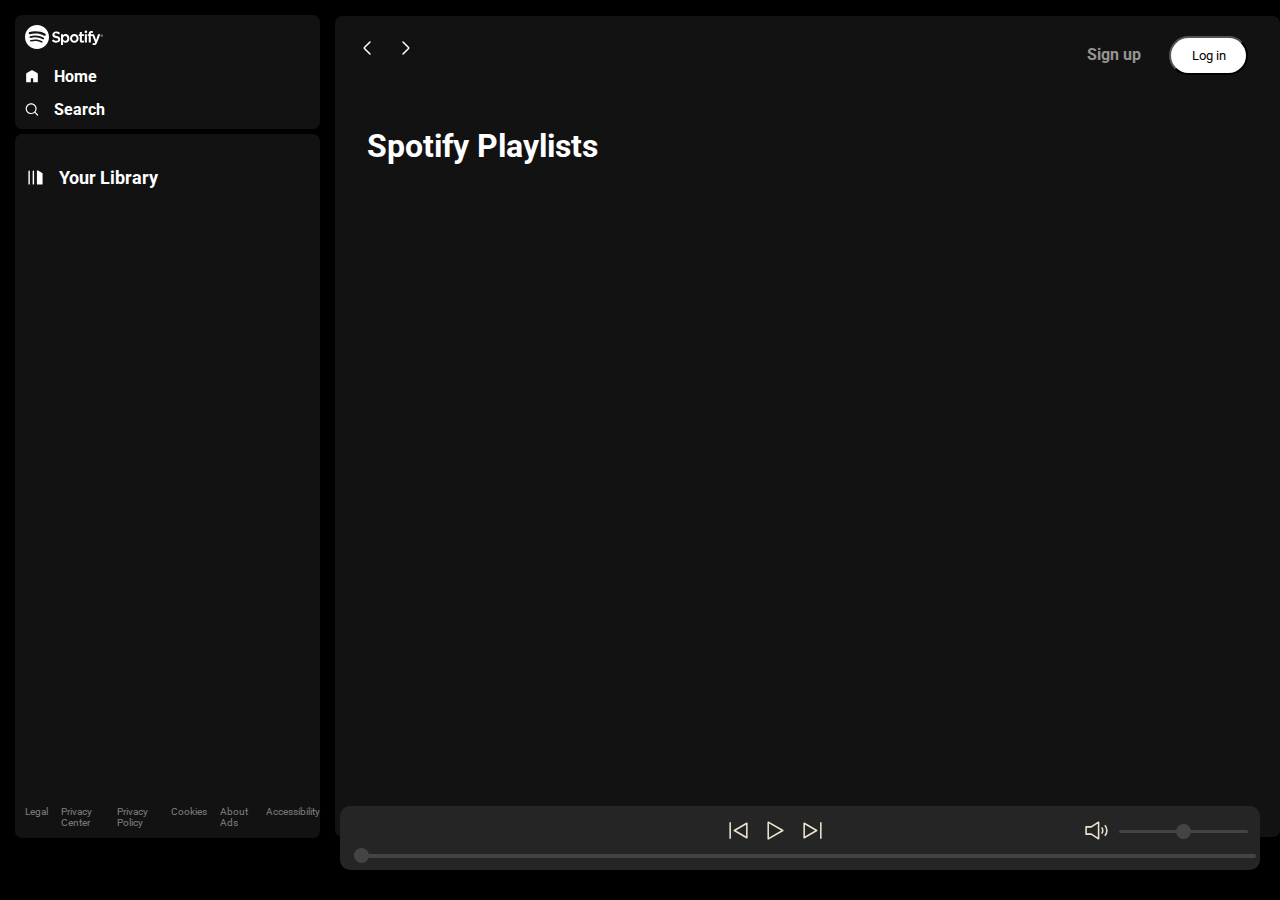
<file: WebDev/MySpotify/index.html>
<!DOCTYPE html>
<html lang="en">
  <head>
    <meta charset="UTF-8" />
    <meta name="viewport" content="width=device-width, initial-scale=1.0" />
    <link rel="stylesheet" href="style.css" />
    <title>Spotify - Web Player: Music for everyone</title>
    <link rel="shortcut icon" href="assets/favicon.ico" type="image/x-icon" />
    <link rel="stylesheet" href="style.css" />
    <link rel="stylesheet" href="utility.css" />
  </head>

  <body>
    <div class="container flex bg-black">
      <div class="left">
        <div class="close">
          <img class="invert" src="assets/img/close.svg" alt="" />
        </div>
        <div class="home bg-grey rounded m-1 p-1">
          <div class="logo">
            <img class="invert" src="assets/img/logo.svg" alt="Spotify" />
          </div>
          <ul>
            <li>
              <img class="invert" src="assets/img/home.svg" alt="Home" />Home
            </li>

            <li>
              <img
                class="invert"
                src="assets/img/search.svg"
                alt="Search"
              />Search
            </li>
          </ul>
        </div>
        <div class="library bg-grey rounded m-1 p-1">
          <div class="heading">
            <img class="invert" src="assets/img/playlist.svg" alt="Playlist" />
            <h2>Your Library</h2>
          </div>
          <div class="songList">
            <ul>
              <!-- All Songs will be here -->
            </ul>
          </div>

          <div class="footer">
            <div>
              <a href="https://www.spotify.com/jp/legal/"><span>Legal</span></a>
            </div>
            <div>
              <a href="https://www.spotify.com/jp/privacy/"
                ><span>Privacy Center</span></a
              >
            </div>
            <div>
              <a href="https://www.spotify.com/jp/legal/privacy-policy/"
                ><span>Privacy Policy</span></a
              >
            </div>
            <div>
              <a href="https://www.spotify.com/jp/legal/cookies-policy/"
                ><span>Cookies</span></a
              >
            </div>
            <div>
              <a href="https://www.spotify.com/jp/legal/privacy-policy/#s3"
                ><span>About Ads</span></a
              >
            </div>
            <div>
              <a href="https://www.spotify.com/jp/accessibility/"
                ><span>Accessibility</span></a
              >
            </div>
          </div>
        </div>
      </div>

      <div class="right bg-grey rounded">
        <div class="header">
          <div class="nav">
            <div class="hamburgerContainer">
              <img
                class="hamburger invert"
                src="assets/img/hamburger.svg"
                alt=""
              />
              <svg
                width="24"
                height="24"
                viewBox="0 0 24 24"
                fill="none"
                xmlns="http://www.w3.org/2000/svg"
              >
                <path
                  d="M15 6L9.70711 11.2929C9.37377 11.6262 9.20711 11.7929 9.20711 12C9.20711 12.2071 9.37377 12.3738 9.70711 12.7071L15 18"
                  stroke="#ffffff"
                  stroke-width="1.5"
                  stroke-linecap="round"
                  stroke-linejoin="round"
                />
              </svg>
              <svg
                width="24"
                height="24"
                viewBox="0 0 24 24"
                fill="none"
                xmlns="http://www.w3.org/2000/svg"
              >
                <path
                  d="M9 18L14.2929 12.7071C14.6262 12.3738 14.7929 12.2071 14.7929 12C14.7929 11.7929 14.6262 11.6262 14.2929 11.2929L9 6"
                  stroke="#ffffff"
                  stroke-width="1.5"
                  stroke-linecap="round"
                  stroke-linejoin="round"
                />
              </svg>
            </div>
          </div>
          <div class="buttons">
            <button class="signupbtn">Sign up</button>
            <button class="loginbtn">Log in</button>
          </div>
        </div>
        <div class="spotifyPlaylists">
          <h1>Spotify Playlists</h1>
          <div class="cardContainer"> </div>
          <div class="playbar">
            <div class="seekbar"><div class="circle"></div></div>
            <div class="abovebar">
              <div class="songinfo"></div>
              <div class="songbuttons">
                <img
                  width="25px"
                  id="previous"
                  class="invert"
                  src="assets/img/prevsong.svg"
                  alt=""
                />
                <img
                  width="25px"
                  id="play"
                  class="invert"
                  src="assets/img/play.svg"
                  alt=""
                />
                <img
                  width="25px"
                  id="next"
                  class="invert"
                  src="assets/img/nextsong.svg"
                  alt=""
                />
              </div>
              <div class="timevol">
                <div class="songtime"></div>
                <div class="volume">
                  <img
                    width="25px"
                    class="invert"
                    src="assets/img/volume.svg"
                    alt=""
                  />

                  <div class="range">
                    <input type="range" name="volume" id="" />
                  </div>
                </div>
              </div>
            </div>
          </div>
        </div>
      </div>
    </div>
    <script src="script.js"></script>
  </body>
</html>
</file>
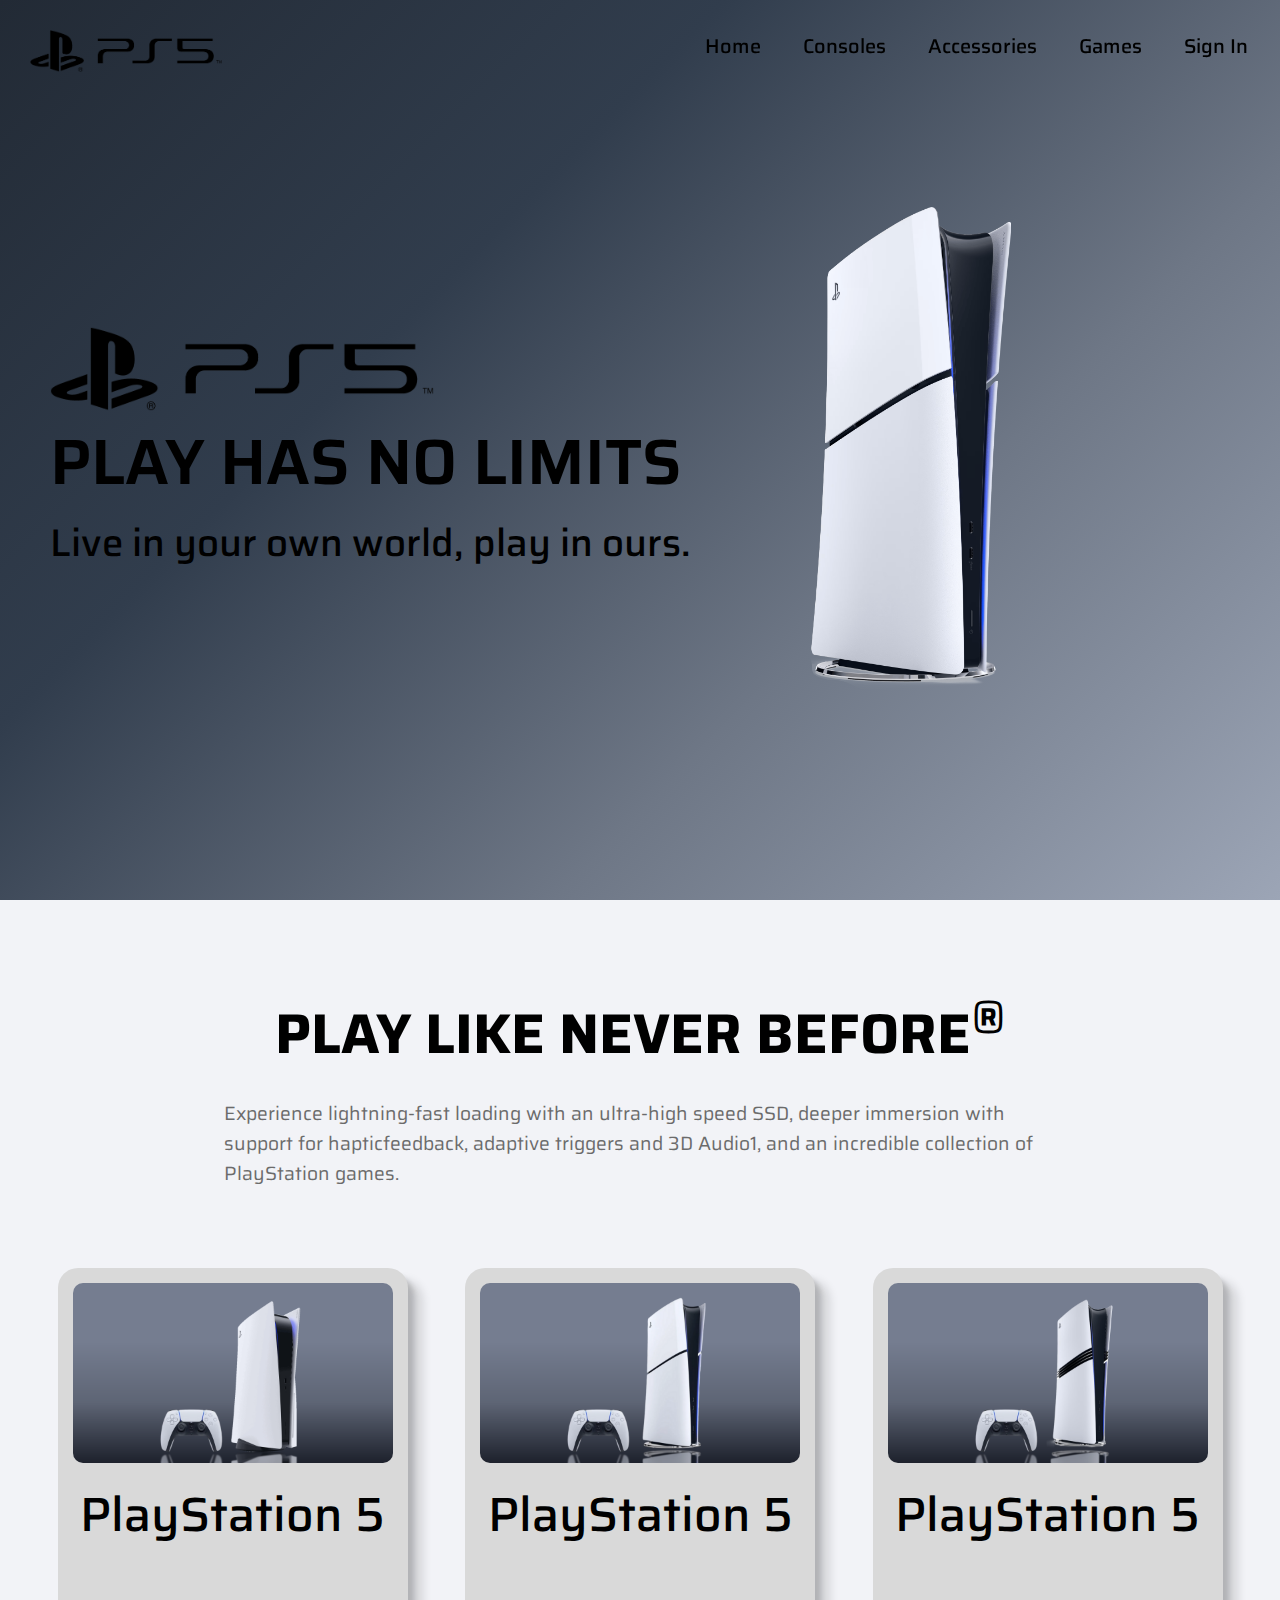
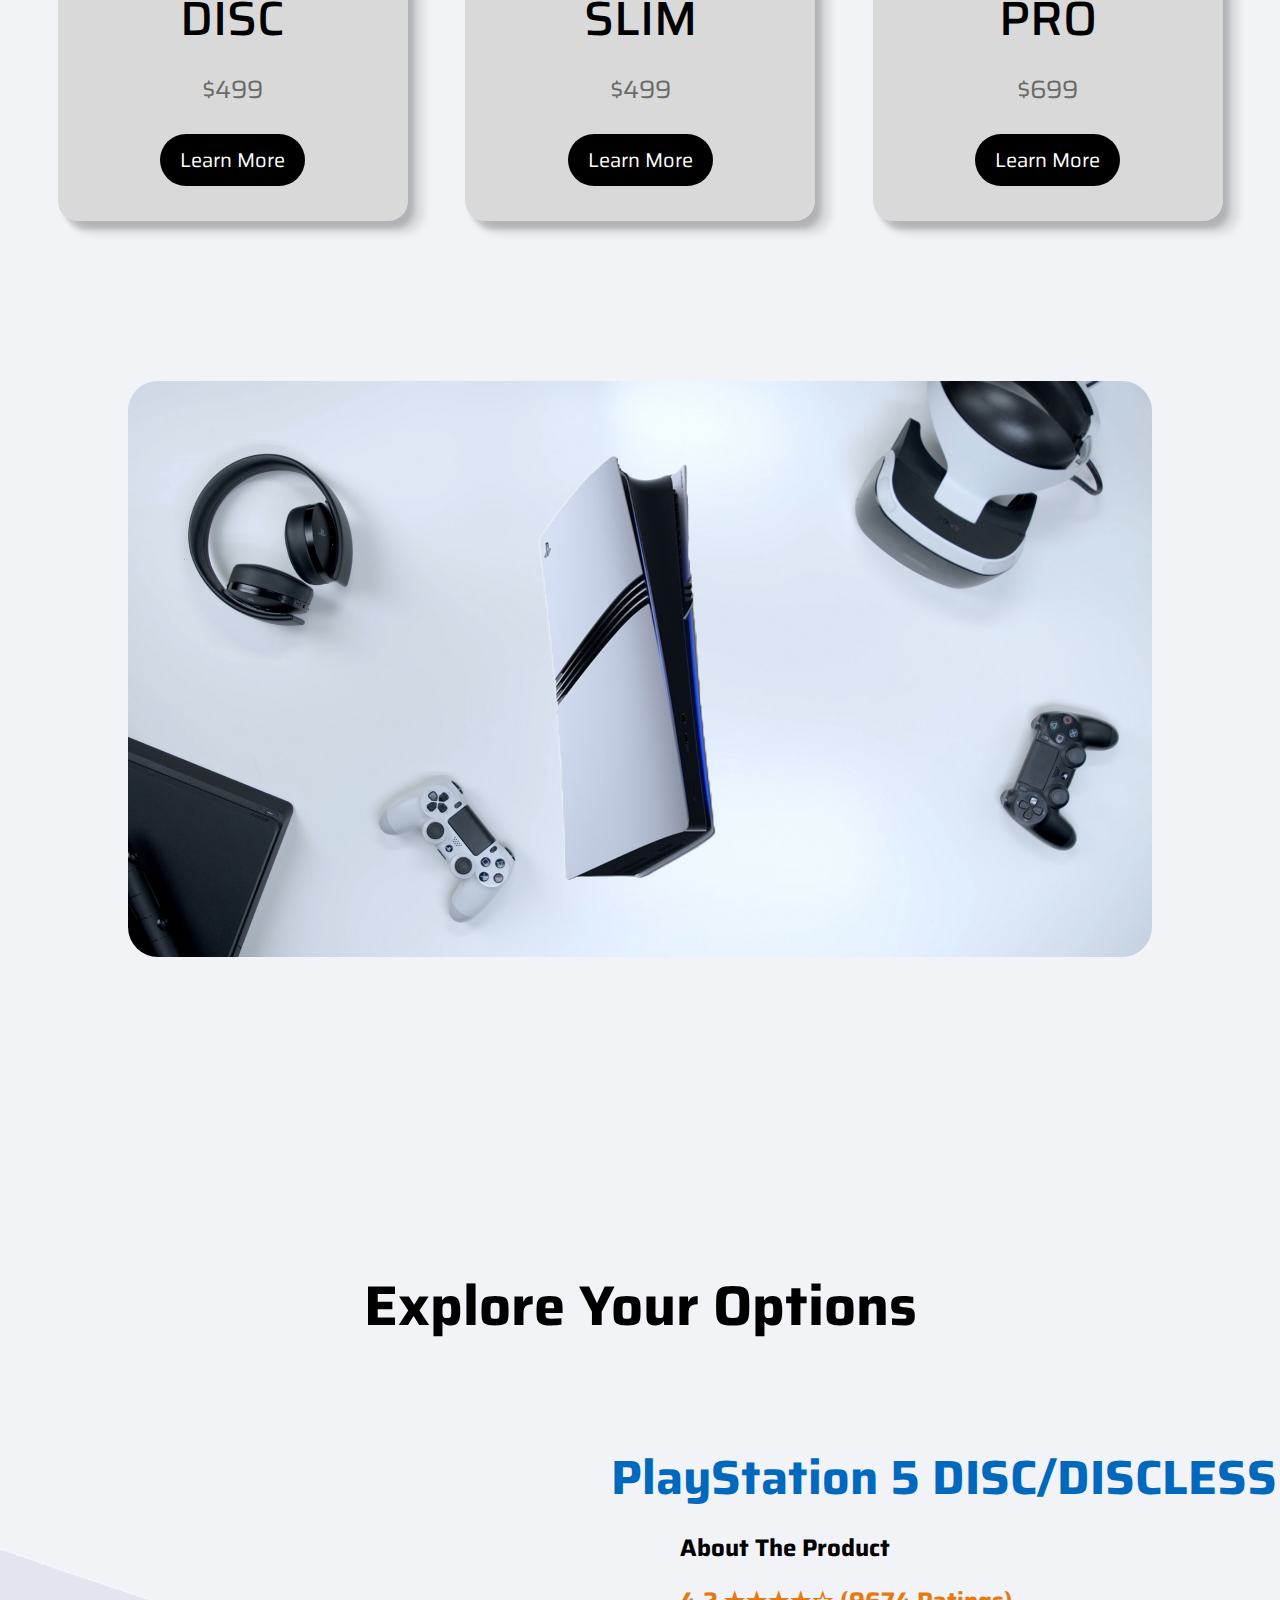
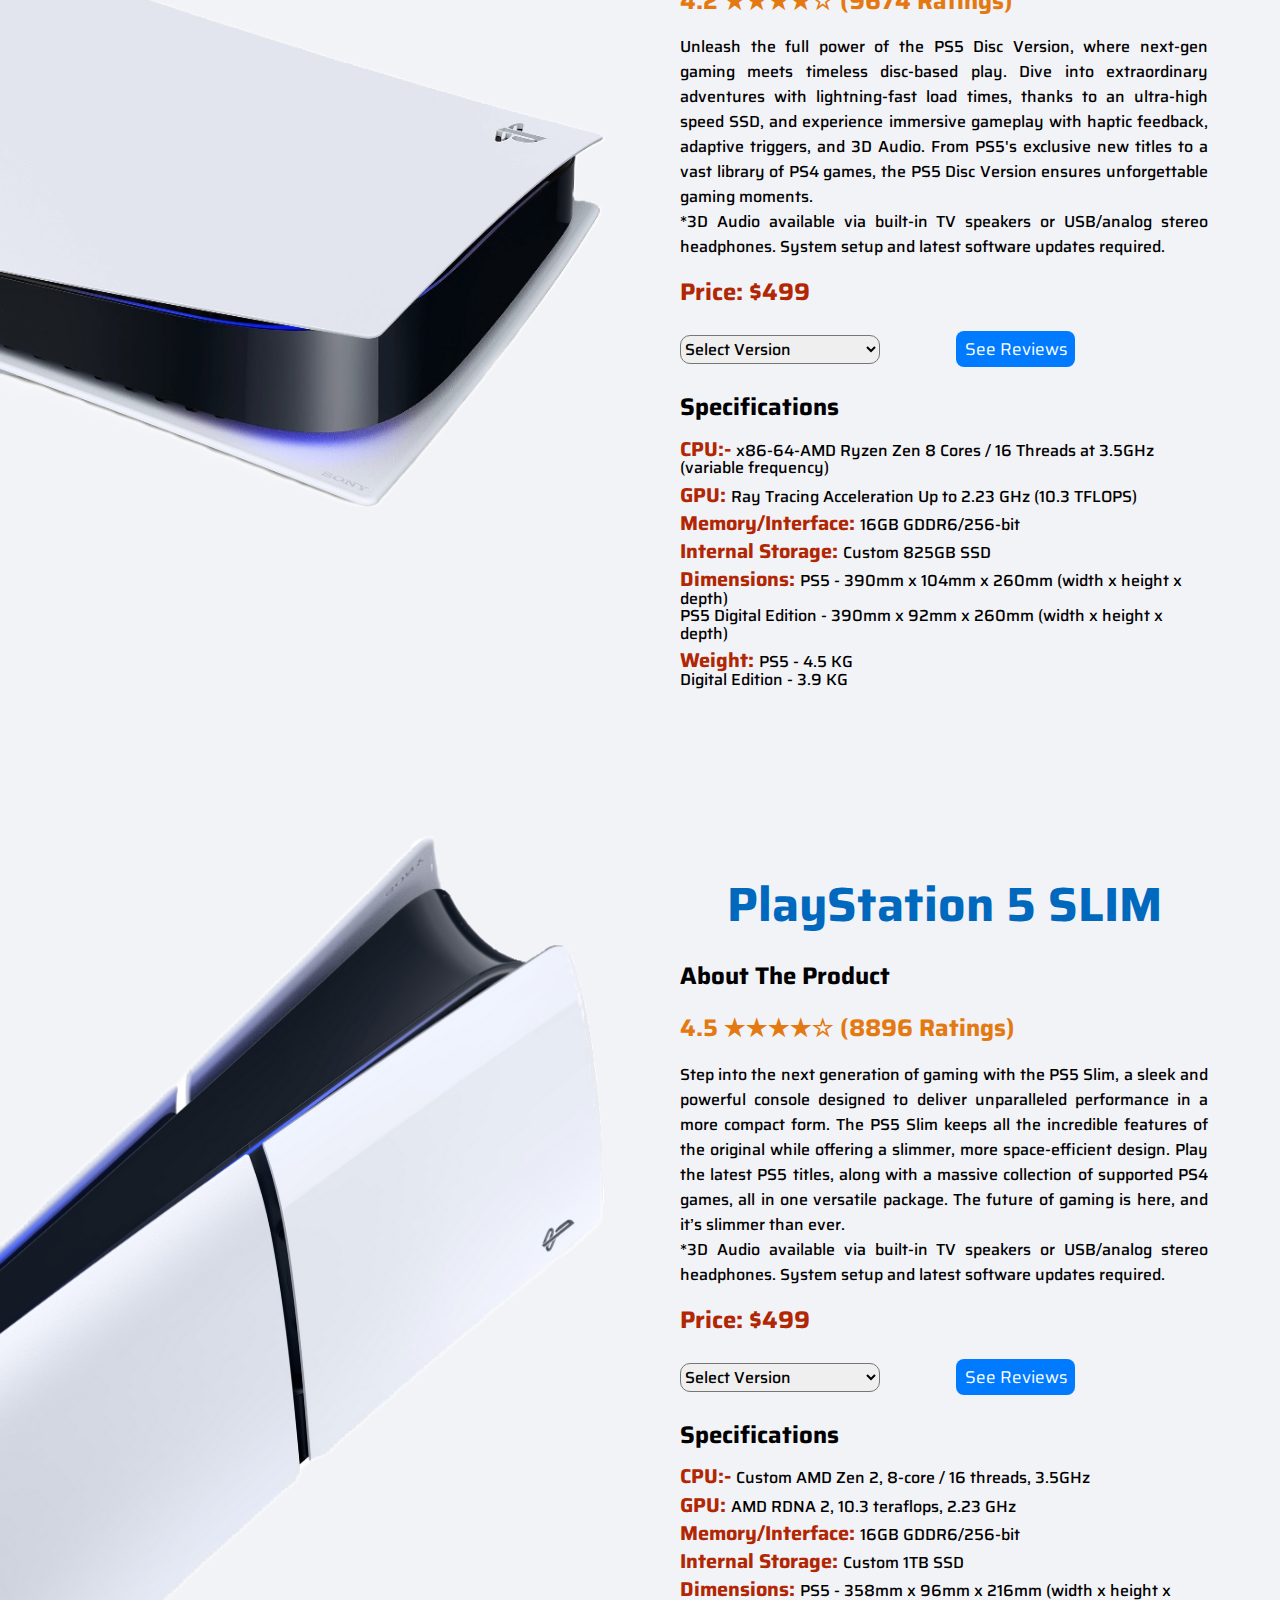
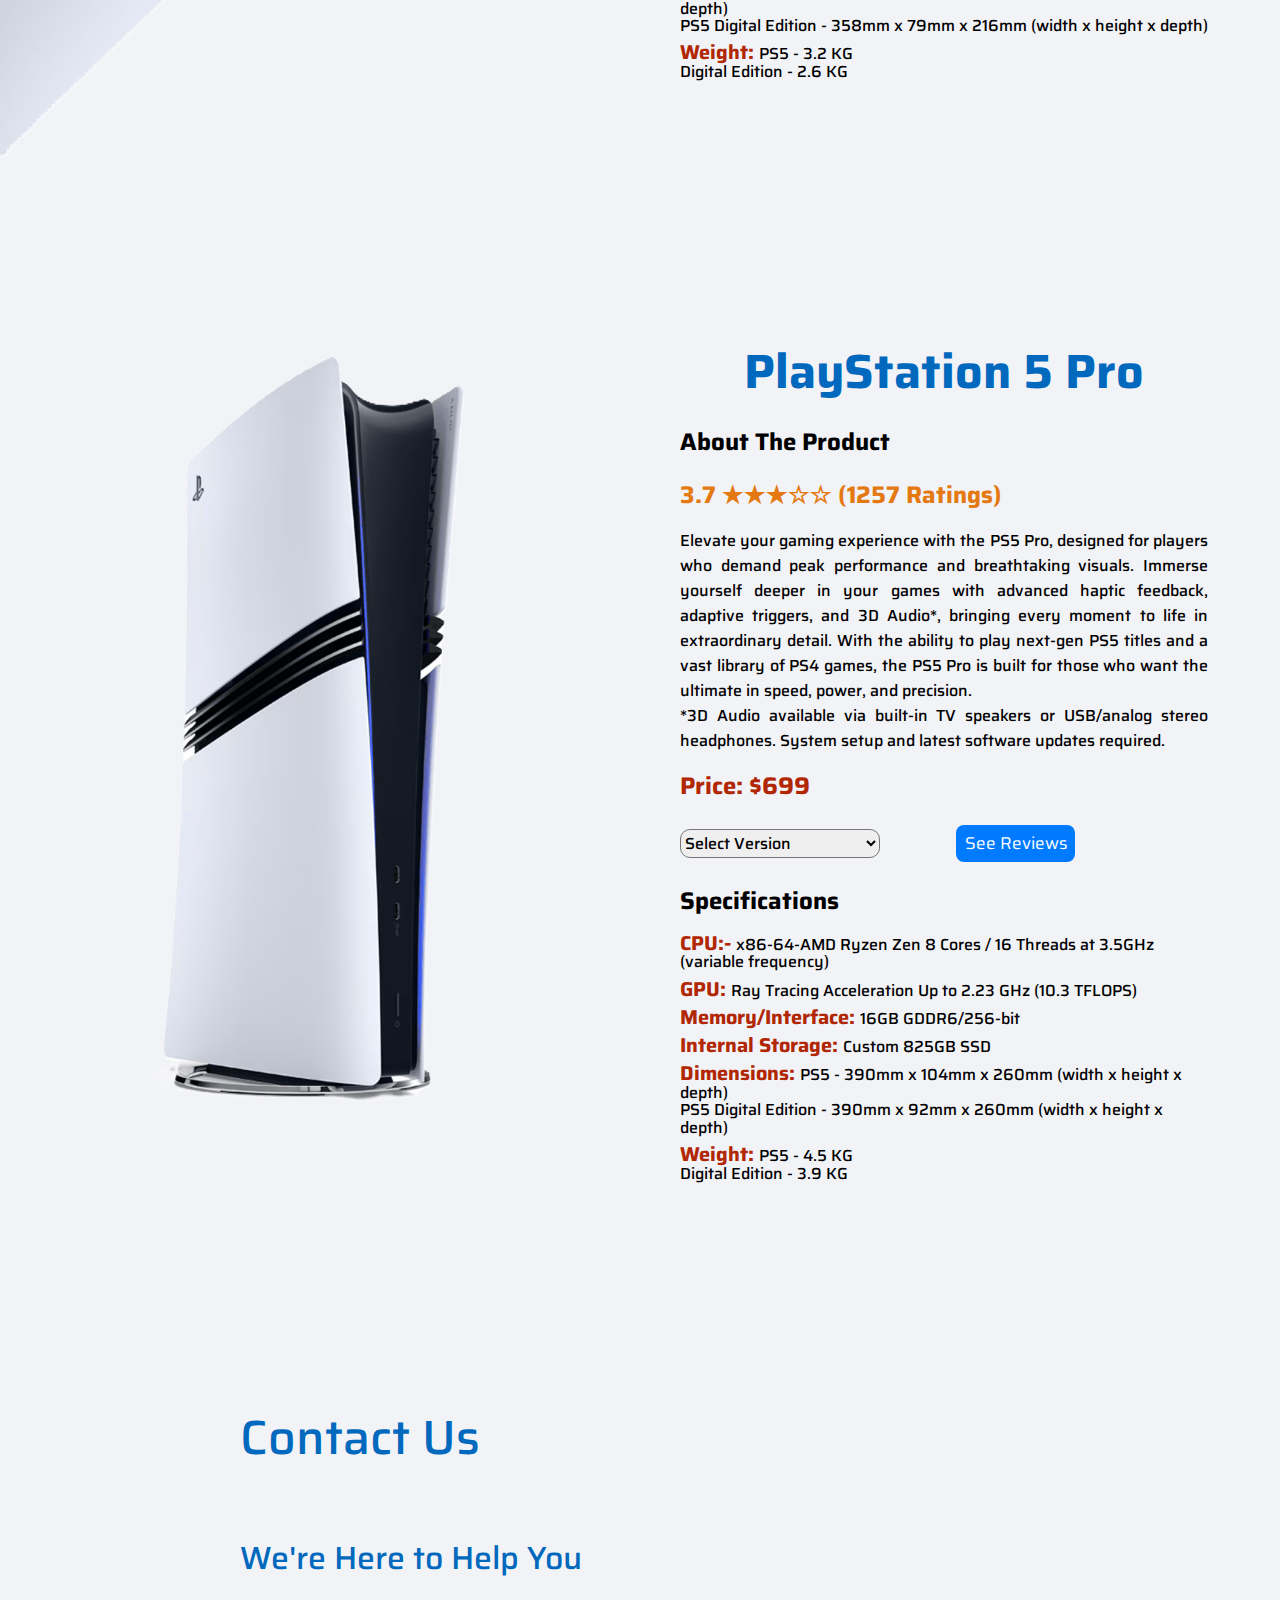
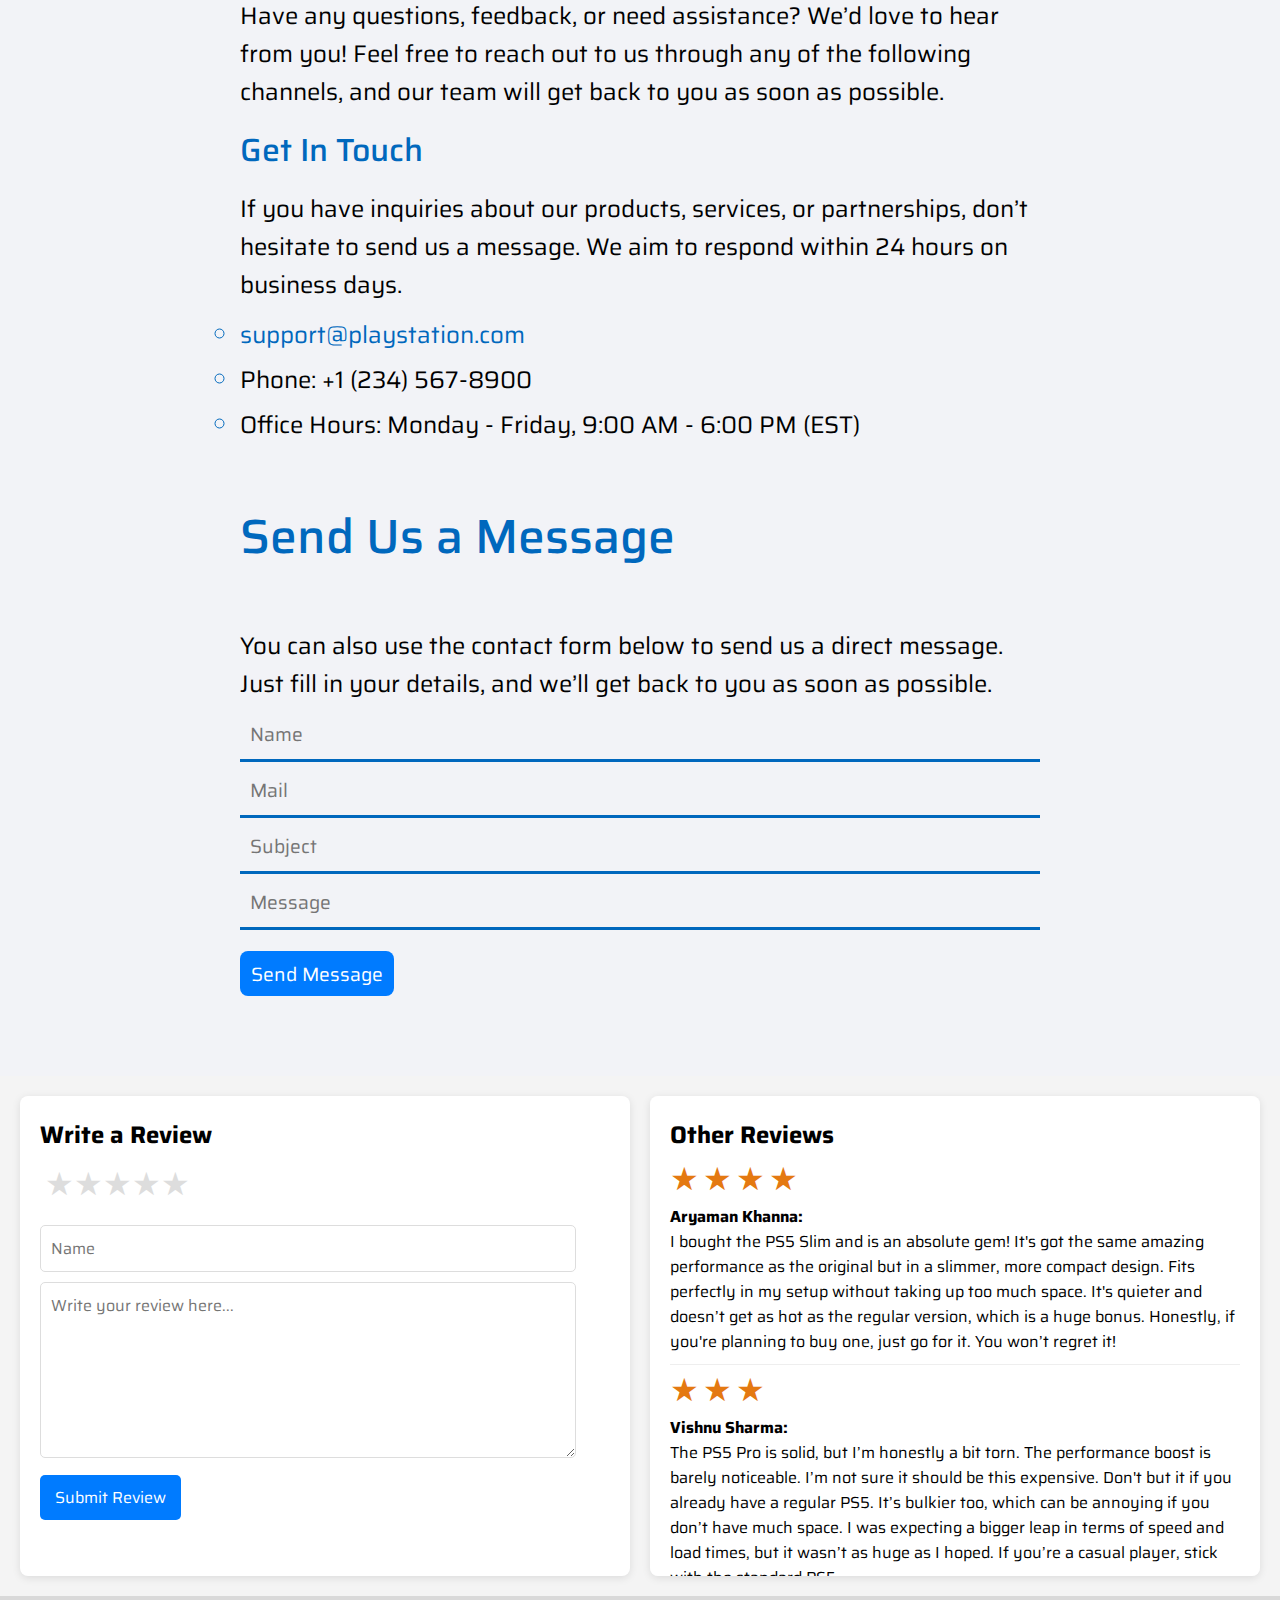
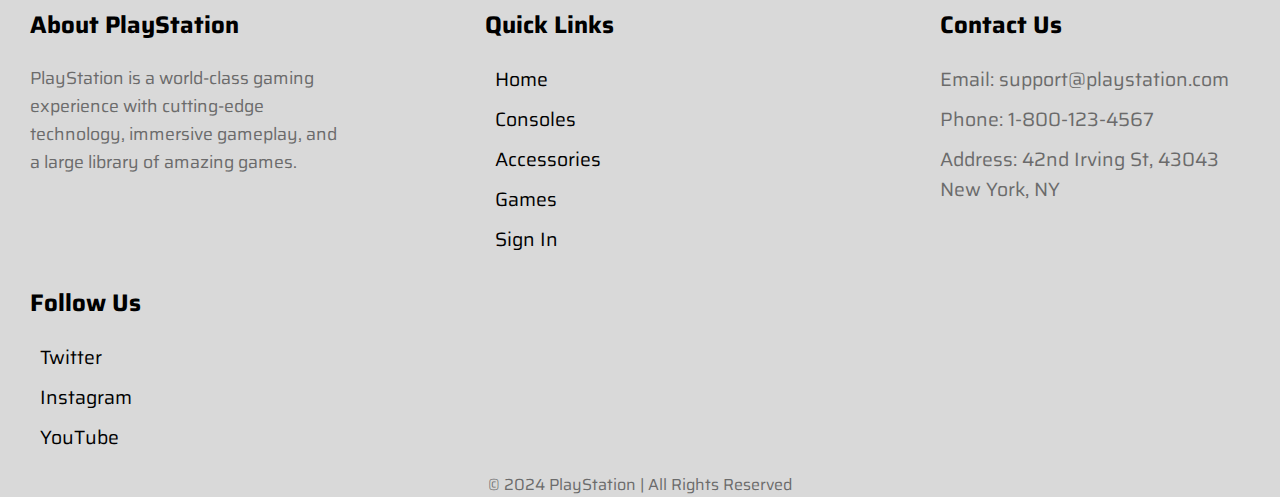
<file: WebDev/Product Landing/Home/index.html>
<!DOCTYPE html>
<html lang="en">
  <head>
    <meta charset="UTF-8" />
    <meta name="viewport" content="width=device-width, initial-scale=1.0" />
    <title>Playstation | Play Has No Limits</title>
    <link
      rel="shortcut icon"
      href="assets/favicon/favicon.ico"
      type="image/x-icon"
    />

    <link rel="stylesheet" href="home.css" />
  </head>

  <body>
    <nav>
      <img
        href="#site-start"
        src="assets/logos/ps5logo.png"
        alt="PlayStation 5 official logo"
      />

      <ul>
        <li><a href="#site-start">Home</a></li>
        <li><a href="#psdiscinfo">Consoles</a></li>
        <li><a target="_blank" href="/WebDev/FEE/Accessories/index.html">Accessories</a></li>
        <li>
          <a target="_blank" href="/WebDev/FEE/Games/index.html">Games</a>
        </li>
        <li>
          <a target="_blank" href="/WebDev/FEE/Sign In/index.html">Sign In</a>
        </li>
      </ul>
    </nav>

    <main id="site-start">
      <div class="container">
        <div class="left">
          <img src="assets/logos/ps5logo.png" alt="" />
          <h1>PLAY HAS NO LIMITS</h1>
          <h2>Live in your own world, play in ours.</h2>
        </div>
        <div class="right">
          <img src="assets/images/ps5slimtransparent.png" alt="" />
        </div>
      </div>

      <div class="heading">
        <h1>PLAY LIKE NEVER BEFORE<sup>&reg;</sup></h1>
        <p>
          Experience lightning-fast loading with an ultra-high speed SSD, deeper
          immersion with support for hapticfeedback, adaptive triggers and 3D
          Audio1, and an incredible collection of PlayStation games.
        </p>
      </div>
      <section>
        <div class="psgrid">
          <div class="griditem disc">
            <img
              src="assets/images/discshowcase.png"
              alt="PlayStation 5 Disc"
            />

            <h1>PlayStation 5</h1>
            <h1>DISC</h1>

            <p>$499</p>

            <button
              onclick="document.getElementById('psdiscinfo').scrollIntoView({behavior: 'smooth'});"
            >
              Learn More
            </button>
          </div>

          <div class="griditem slim">
            <img
              src="assets/images/slimshowcase.png"
              alt="PlayStation 5 Slim"
            />

            <h1>PlayStation 5</h1>
            <h1>SLIM</h1>

            <p>$499</p>

            <button
              onclick="document.getElementById('pssliminfo').scrollIntoView({behavior: 'smooth'});"
            >
              Learn More
            </button>
          </div>

          <div class="griditem pro">
            <img src="assets/images/proshowcase.png" alt="PlayStation 5 Pro" />

            <h1>PlayStation 5</h1>
            <h1>PRO</h1>

            <p>$699</p>

            <button
              onclick="document.getElementById('psproinfo').scrollIntoView({behavior: 'smooth'});"
            >
              Learn More
            </button>
          </div>
        </div>
      </section>

      <div class="filler">
        <img
          src="assets/images/clusterbg.png"
          alt="PlayStation Accessories Background"
        />
      </div>

      <div class="heading">
        <h1>Explore Your Options</h1>
      </div>

      <div class="content">
        <section>
          <div id="psdiscinfo" class="psdiscinfo">
            <img src="assets/images/ps5disccut.png" alt="PlayStation 5 DISC" />

            <div class="specs">
              <h1>PlayStation 5 DISC/DISCLESS</h1>

              <div class="about">
                <h2>About The Product</h2>
                <h2 style="color: #e47911">4.2 ★★★★☆ (9674 Ratings)</h2>
                <p>
                  Unleash the full power of the PS5 Disc Version, where next-gen
                  gaming meets timeless disc-based play. Dive into extraordinary
                  adventures with lightning-fast load times, thanks to an
                  ultra-high speed SSD, and experience immersive gameplay with
                  haptic feedback, adaptive triggers, and 3D Audio. From PS5's
                  exclusive new titles to a vast library of PS4 games, the PS5
                  Disc Version ensures unforgettable gaming moments. <br />
                  *3D Audio available via built-in TV speakers or USB/analog
                  stereo headphones. System setup and latest software updates
                  required.
                </p>

                <h2 style="color: #b12704">Price: $499</h2>
                <label for="Base">
                  <select name="version" id="Base">
                    <option value="Select Version">Select Version</option>
                    <option value="Disc">With Disc Drive</option>
                    <option value="Digital">Without Disc Drive</option>
                  </select>
                </label>

                <button
                  onclick="document.getElementById('reviews').scrollIntoView({behavior: 'smooth'});"
                >
                  See Reviews
                </button>

                <h2>Specifications</h2>
                <ul>
                  <li class="specdesc">
                    <b style="color: #b12704; font-size: 20px">CPU:- </b
                    >x86-64-AMD Ryzen Zen 8 Cores / 16 Threads at 3.5GHz
                    (variable frequency)
                  </li>

                  <li class="specdesc">
                    <b style="color: #b12704; font-size: 20px">GPU: </b>Ray
                    Tracing Acceleration Up to 2.23 GHz (10.3 TFLOPS)
                  </li>

                  <li class="specdesc">
                    <b style="color: #b12704; font-size: 20px"
                      >Memory/Interface: </b
                    >16GB GDDR6/256-bit
                  </li>

                  <li class="specdesc">
                    <b style="color: #b12704; font-size: 20px"
                      >Internal Storage: </b
                    >Custom 825GB SSD
                  </li>

                  <li class="specdesc">
                    <b style="color: #b12704; font-size: 20px">Dimensions: </b
                    >PS5 - 390mm x 104mm x 260mm (width x height x depth)
                    <br />PS5 Digital Edition - 390mm x 92mm x 260mm (width x
                    height x depth)
                  </li>

                  <li class="specdesc">
                    <b style="color: #b12704; font-size: 20px">Weight: </b>PS5 -
                    4.5 KG <br />Digital Edition - 3.9 KG
                  </li>
                </ul>
              </div>
            </div>
          </div>
        </section>

        <section>
          <div id="pssliminfo" class="pssliminfo">
            <img
              src="assets/images/ps5slimrotate.png"
              alt="PlayStation 5 SLIM"
            />

            <div class="specs">
              <div class="specs">
                <h1>PlayStation 5 SLIM</h1>

                <div class="about">
                  <h2>About The Product</h2>
                  <h2 style="color: #e47911">4.5 ★★★★☆ (8896 Ratings)</h2>
                  <p>
                    Step into the next generation of gaming with the PS5 Slim, a
                    sleek and powerful console designed to deliver unparalleled
                    performance in a more compact form. The PS5 Slim keeps all
                    the incredible features of the original while offering a
                    slimmer, more space-efficient design. Play the latest PS5
                    titles, along with a massive collection of supported PS4
                    games, all in one versatile package. The future of gaming is
                    here, and it’s slimmer than ever.
                    <br />
                    *3D Audio available via built-in TV speakers or USB/analog
                    stereo headphones. System setup and latest software updates
                    required.
                  </p>

                  <h2 style="color: #b12704">Price: $499</h2>
                  <label for="Slim">
                    <select name="version" id="Slim">
                      <option value="Select Version">Select Version</option>
                      <option value="Disc">With Disc Drive (+ $130)</option>
                      <option value="Digital">Without Disc Drive</option>
                    </select>
                  </label>

                  <button
                    onclick="document.getElementById('reviews').scrollIntoView({behavior: 'smooth'});"
                  >
                    See Reviews
                  </button>

                  <h2>Specifications</h2>
                  <ul>
                    <li class="specdesc">
                      <b style="color: #b12704; font-size: 20px">CPU:- </b
                      >Custom AMD Zen 2, 8-core / 16 threads, 3.5GHz
                    </li>

                    <li class="specdesc">
                      <b style="color: #b12704; font-size: 20px">GPU: </b>AMD
                      RDNA 2, 10.3 teraflops, 2.23 GHz
                    </li>

                    <li class="specdesc">
                      <b style="color: #b12704; font-size: 20px"
                        >Memory/Interface: </b
                      >16GB GDDR6/256-bit
                    </li>

                    <li class="specdesc">
                      <b style="color: #b12704; font-size: 20px"
                        >Internal Storage: </b
                      >Custom 1TB SSD
                    </li>

                    <li class="specdesc">
                      <b style="color: #b12704; font-size: 20px">Dimensions: </b
                      >PS5 - 358mm x 96mm x 216mm (width x height x depth)
                      <br />PS5 Digital Edition - 358mm x 79mm x 216mm (width x
                      height x depth)
                    </li>

                    <li class="specdesc">
                      <b style="color: #b12704; font-size: 20px">Weight: </b>PS5
                      - 3.2 KG <br />Digital Edition - 2.6 KG
                    </li>
                  </ul>
                </div>
              </div>
            </div>
          </div>
        </section>

        <section>
          <div id="psproinfo" class="psproinfo">
            <img src="assets/images/ps5proshow.png" alt="PlayStation 5 PRO" />

            <div class="specs">
              <h1>PlayStation 5 Pro</h1>

              <div class="about">
                <h2>About The Product</h2>
                <h2 style="color: #e47911">3.7 ★★★☆☆ (1257 Ratings)</h2>
                <p>
                  Elevate your gaming experience with the PS5 Pro, designed for
                  players who demand peak performance and breathtaking visuals.
                  Immerse yourself deeper in your games with advanced haptic
                  feedback, adaptive triggers, and 3D Audio*, bringing every
                  moment to life in extraordinary detail. With the ability to
                  play next-gen PS5 titles and a vast library of PS4 games, the
                  PS5 Pro is built for those who want the ultimate in speed,
                  power, and precision.
                  <br />
                  *3D Audio available via built-in TV speakers or USB/analog
                  stereo headphones. System setup and latest software updates
                  required.
                </p>

                <h2 style="color: #b12704">Price: $699</h2>
                <label for="Pro">
                  <select name="version" id="Pro">
                    <option value="Select Version">Select Version</option>
                    <option value="Disc">With Disc Drive (+ $130)</option>
                    <option value="Digital">Without Disc Drive</option>
                  </select>
                </label>

                <button
                  onclick="document.getElementById('reviews').scrollIntoView({behavior: 'smooth'});"
                >
                  See Reviews
                </button>

                <h2>Specifications</h2>
                <ul>
                  <li class="specdesc">
                    <b style="color: #b12704; font-size: 20px">CPU:- </b
                    >x86-64-AMD Ryzen Zen 8 Cores / 16 Threads at 3.5GHz
                    (variable frequency)
                  </li>

                  <li class="specdesc">
                    <b style="color: #b12704; font-size: 20px">GPU: </b>Ray
                    Tracing Acceleration Up to 2.23 GHz (10.3 TFLOPS)
                  </li>

                  <li class="specdesc">
                    <b style="color: #b12704; font-size: 20px"
                      >Memory/Interface: </b
                    >16GB GDDR6/256-bit
                  </li>

                  <li class="specdesc">
                    <b style="color: #b12704; font-size: 20px"
                      >Internal Storage: </b
                    >Custom 825GB SSD
                  </li>

                  <li class="specdesc">
                    <b style="color: #b12704; font-size: 20px">Dimensions: </b
                    >PS5 - 390mm x 104mm x 260mm (width x height x depth)
                    <br />PS5 Digital Edition - 390mm x 92mm x 260mm (width x
                    height x depth)
                  </li>

                  <li class="specdesc">
                    <b style="color: #b12704; font-size: 20px">Weight: </b>PS5 -
                    4.5 KG <br />Digital Edition - 3.9 KG
                  </li>
                </ul>
              </div>
            </div>
          </div>
        </section>
      </div>

      <section>
        <div class="contact">
          <h1>Contact Us</h1>
          <h2>We're Here to Help You</h2>
          <p>
            Have any questions, feedback, or need assistance? We’d love to hear
            from you! Feel free to reach out to us through any of the following
            channels, and our team will get back to you as soon as possible.
          </p>

          <h2>Get In Touch</h2>
          <p>
            If you have inquiries about our products, services, or partnerships,
            don’t hesitate to send us a message. We aim to respond within 24
            hours on business days.
          </p>

          <ul>
            <li>
              <a
                href="mailto:support@playstation.com
                    "
                >support@playstation.com</a
              >
            </li>
            <li>Phone: +1 (234) 567-8900</li>
            <li>Office Hours: Monday - Friday, 9:00 AM - 6:00 PM (EST)</li>
          </ul>

          <h1>Send Us a Message</h1>
          <p>
            You can also use the contact form below to send us a direct message.
            Just fill in your details, and we’ll get back to you as soon as
            possible.
          </p>

          <input id="contact-name" placeholder="Name" type="text" name="name" />
          <input
            id="contact-email"
            placeholder="Mail"
            required
            type="email"
            name="email"
          />
          <input
            id="contact-subject"
            placeholder="Subject"
            type="text"
            name="subject"
          />
          <input
            id="contact-message"
            placeholder="Message"
            type="text"
            name="message"
          />
          <input id="contact-submit" type="submit" value="Send Message" />
        </div>
      </section>

      <section>
        <div id="reviews" class="review-section">
          <div class="user-review">
            <h2>Write a Review</h2>

            <div class="rating">
              <span class="star" data-value="5">&#9733;</span>
              <span class="star" data-value="4">&#9733;</span>
              <span class="star" data-value="3">&#9733;</span>
              <span class="star" data-value="2">&#9733;</span>
              <span class="star" data-value="1">&#9733;</span>
            </div>
            <p style="color: white; font-size: 1px" id="rating-value">
              Rating: 0
            </p>

            <script src="script.js"></script>
            <input
              class="review-name"
              placeholder="Name"
              type="text"
              name="name"
              required
            />
            <textarea
              id="review-text"
              placeholder="Write your review here..."
              required
            ></textarea>
            <br />
            <button id="submitButton">Submit Review</button>
          </div>

          <div class="other-reviews">
            <h2>Other Reviews</h2>
            <div class="reviews-list" id="reviews-list">
              <div class="review">
                <span class="star selected" data-value="4">&#9733;</span>
                <span class="star selected" data-value="3">&#9733;</span>
                <span class="star selected" data-value="2">&#9733;</span>
                <span class="star selected" data-value="1">&#9733;</span>
                <p><strong>Aryaman Khanna:</strong></p>
                <p>
                  I bought the PS5 Slim and is an absolute gem! It's got the
                  same amazing performance as the original but in a slimmer,
                  more compact design. Fits perfectly in my setup without taking
                  up too much space. It's quieter and doesn’t get as hot as the
                  regular version, which is a huge bonus. Honestly, if you're
                  planning to buy one, just go for it. You won’t regret it!
                </p>
              </div>

              <div class="review">
                <span class="star selected" data-value="3">&#9733;</span>
                <span class="star selected" data-value="2">&#9733;</span>
                <span class="star selected" data-value="1">&#9733;</span>
                <p><strong>Vishnu Sharma:</strong></p>
                <p>
                  The PS5 Pro is solid, but I’m honestly a bit torn. The
                  performance boost is barely noticeable. I’m not sure it should
                  be this expensive. Don't but it if you already have a regular
                  PS5. It’s bulkier too, which can be annoying if you don’t have
                  much space. I was expecting a bigger leap in terms of speed
                  and load times, but it wasn’t as huge as I hoped. If you’re a
                  casual player, stick with the standard PS5.
                </p>
              </div>

              <div class="review">
                <span class="star selected" data-value="3">&#9733;</span>
                <span class="star selected" data-value="2">&#9733;</span>
                <span class="star selected" data-value="1">&#9733;</span>
                <p><strong>Riya Patel:</strong></p>
                <p>
                  The PS5 disc version is a beast! It's got insane power, and a
                  controller that feels like magic in your hands. Also, the
                  games look amazing However, it's definitely a big machine, and
                  the controller takes some getting used to. Overall, it's not
                  bad if you don't mind it's size.
                </p>
              </div>

              <div class="review">
                <span class="star selected" data-value="2">&#9733;</span>
                <span class="star selected" data-value="1">&#9733;</span>
                <p><strong>Aditya Kumar:</strong></p>
                <p>
                  This PS5 Pro is a total letdown. The price tag is ridiculous
                  for barely any noticeable improvement over the original. The
                  DualSense controller still has the same issues with drift and
                  battery life. The UI is clunky and slow, and the exclusive
                  games aren't worth the hype. Save your money and stick with
                  your PS5 or upgrade to a PC.
                </p>
              </div>
            </div>
          </div>
        </div>
      </section>
    </main>
  </body>

  <footer>
    <div class="footer-content">
      <div class="footer-section about">
        <h2>About PlayStation</h2>
        <p>
          PlayStation is a world-class gaming experience with cutting-edge
          technology, immersive gameplay, and a large library of amazing games.
        </p>
      </div>

      <div class="footer-section links">
        <h2>Quick Links</h2>
        <ul>
          <li><a href="#site-start">Home</a></li>
          <li><a href="#psdiscinfo">Consoles</a></li>
          <li><a target="_blank" href="/WebDev/FEE/Accessories/index.html">Accessories</a></li>
          <li>
            <a target="_blank" href="/WebDev/FEE/Games/index.html">Games</a>
          </li>
          <li>
            <a target="_blank" href="/WebDev/FEE/Sign In/index.html">Sign In</a>
          </li>
        </ul>
      </div>

      <div class="footer-section contact">
        <h2>Contact Us</h2>
        <ul>
          <li>Email: support@playstation.com</li>
          <li>Phone: 1-800-123-4567</li>
          <li>Address: 42nd Irving St, 43043 New York, NY</li>
        </ul>
      </div>

      <div class="footer-section social icons">
        <h2>Follow Us</h2>
        <ul>
          <li>
            <a target="_blank" href="https://x.com/PlayStation/">Twitter</a>
          </li>
          <li>
            <a target="_blank" href="https://www.instagram.com/playstation/"
              >Instagram</a
            >
          </li>
          <li>
            <a target="_blank" href="https://www.youtube.com/@PlayStation/"
              >YouTube</a
            >
          </li>
        </ul>
      </div>
    </div>

    <div class="footer-bottom">
      <p>&copy; 2024 PlayStation | All Rights Reserved</p>
    </div>
  </footer>
</html>
</file>
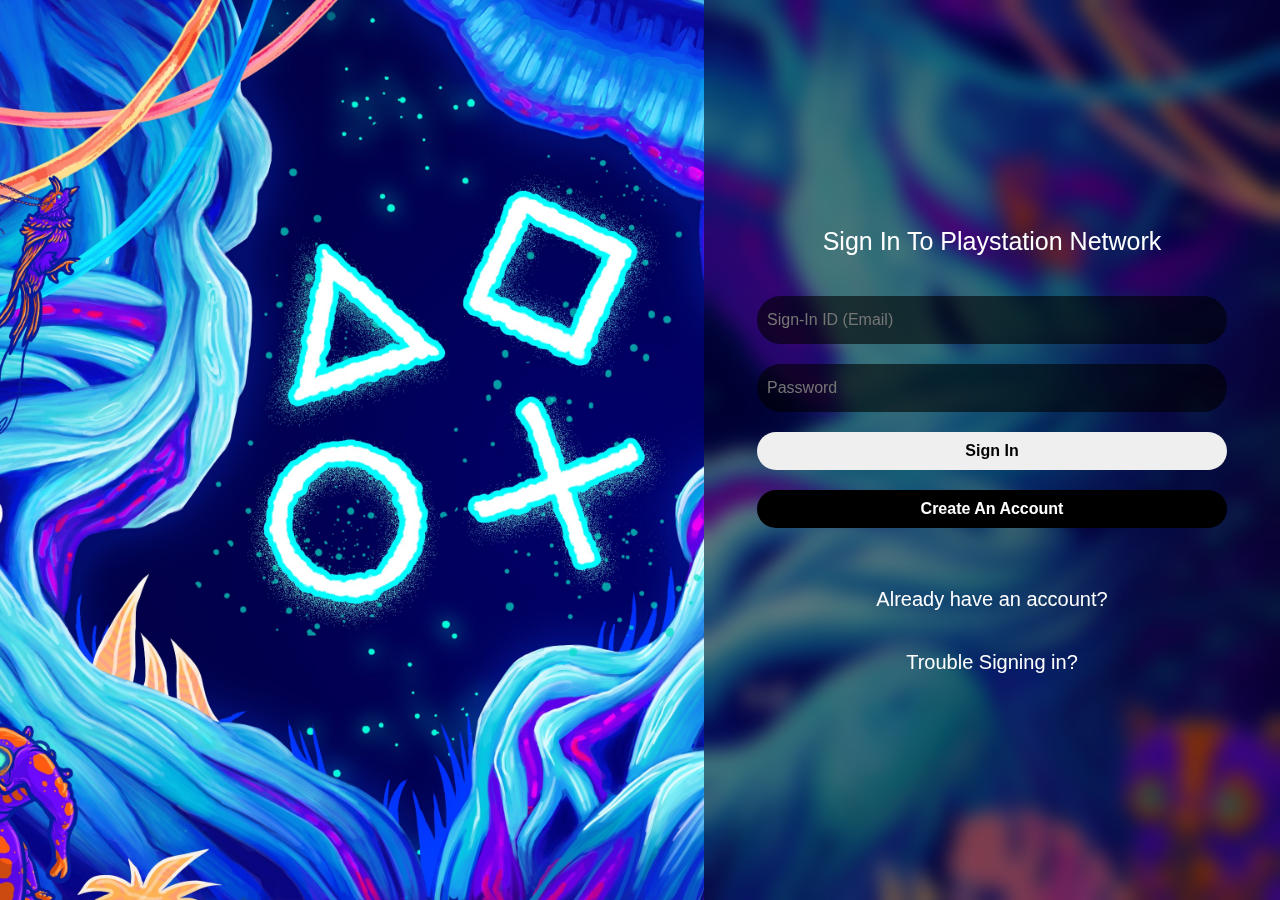
<file: WebDev/Product Landing/Sign In/index.html>
<!DOCTYPE html>
<html lang="en">
  <head>
    <meta charset="UTF-8" />
    <meta name="viewport" content="width=device-width, initial-scale=1.0" />
    <title>Sign In | Playstation Network</title>
    <link rel="stylesheet" href="sign.css" />
    <link
      rel="shortcut icon"
      href="assets/favicon/favicon.ico"
      type="image/x-icon"
    />
  </head>
  <body>
    <div class="bg"><img src="assets/images/BG.jpg" alt=""></div>
    <div class="container">
      <div class="right">
        <h1>Sign In To Playstation Network</h1>
        <form action="" method="POST">
          <div>
            <label for="email"></label>
            <input
              type="email"
              name="email"
              id="email"
              placeholder="Sign-In ID (Email)"
              required
            />
          </div>
          <div>
            <label for="password"></label>
            <input
              type="password"
              name="password"
              id="password"
              placeholder="Password"
              required
            />
          </div>
          <div><button class="sign" type="submit">Sign In</button></div>
          <div><button class="create">Create An Account</button></div>
        </form>
        <a href="login.html">Already have an account?</a>
        <a href="">Trouble Signing in?</a>
      </div>
    </div>
  </body>
</html>
</file>
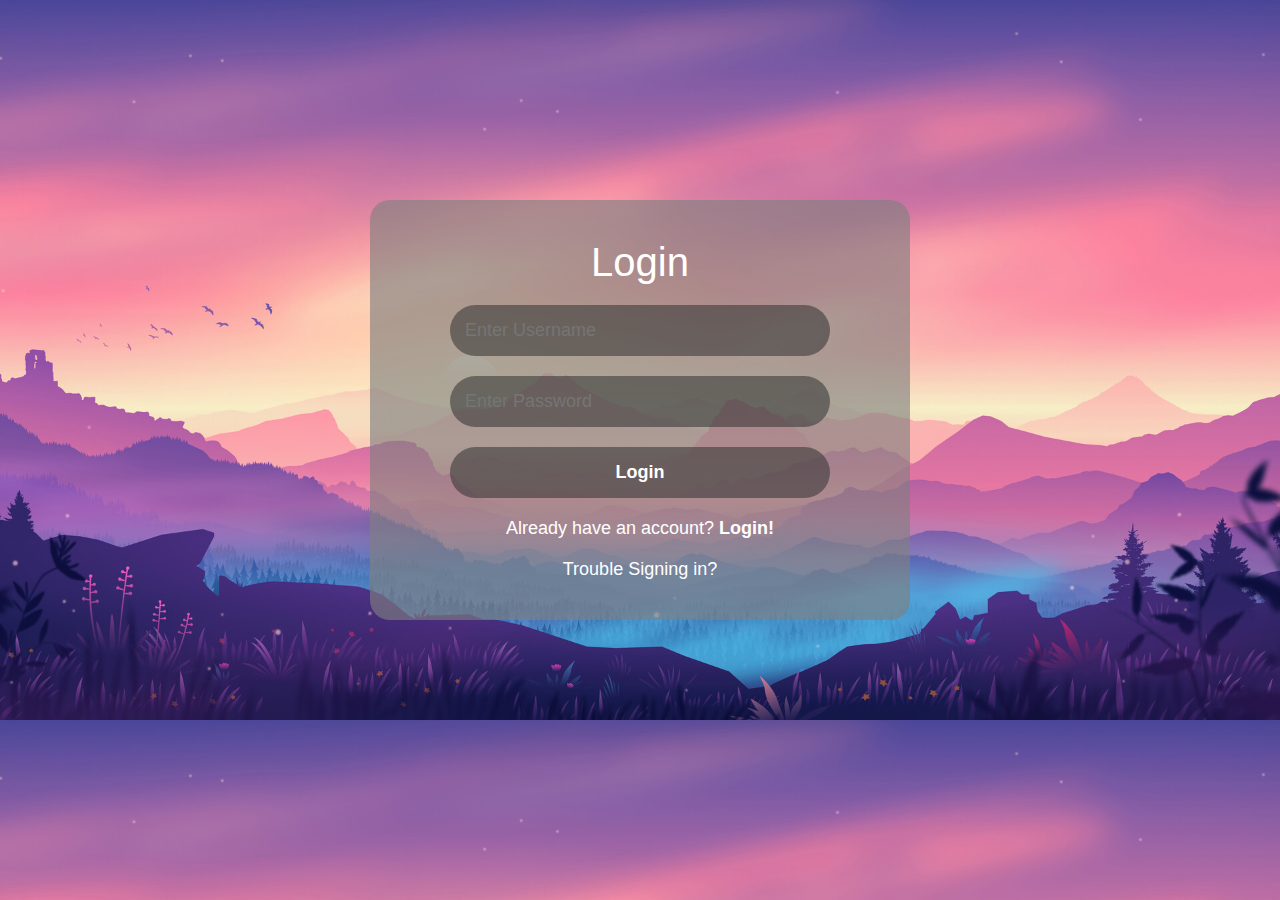
<file: WebDev/Login/login.html>
<!DOCTYPE html>
<html lang="en">
<head>
    <meta charset="UTF-8">
    <meta name="viewport" content="width=device-width, initial-scale=1.0">
    <title>{Company Name}/Login</title>
    <link rel="stylesheet" href="login.css">
</head>
<body>
    <div class="container">
        <h1>Login</h1>
        <input type="text" name="username" id="username" placeholder="Enter Username">
        <input type="password" name="password" id="password" placeholder="Enter Password">
        <button class="login">Login</button>
        <a href="#">Already have an account? <b>Login!</b></a>
        <a href="#">Trouble Signing in?</a>
    </div>
</body>
</html>
</file>
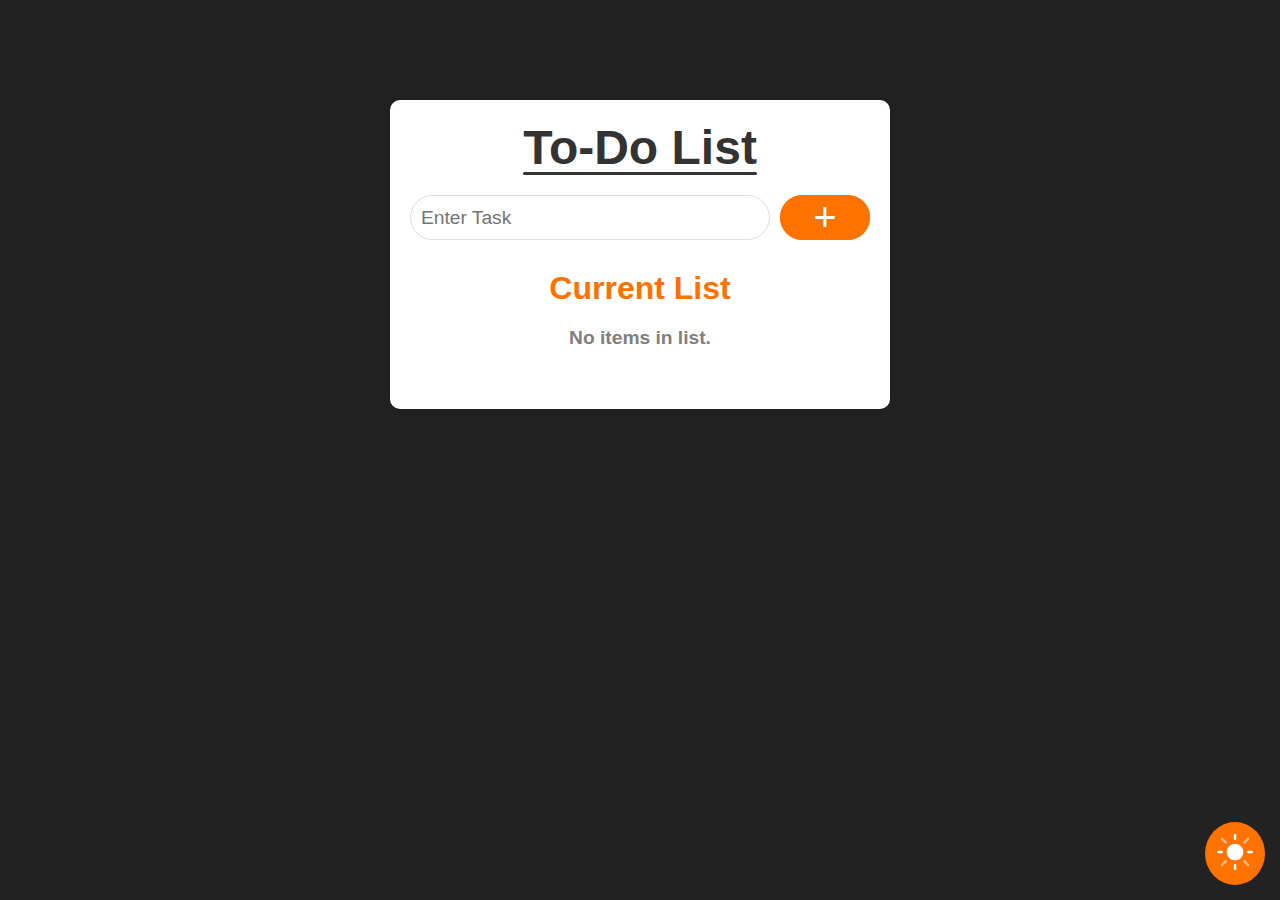
<file: WebDev/To-Do List/todo.html>
<!DOCTYPE html>
<html lang="en">
  <head>
    <meta charset="UTF-8" />
    <meta name="viewport" content="width=device-width, initial-scale=1.0" />
    <title>To-Do List</title>
    <link rel="stylesheet" href="todo.css" />
    <link rel="shortcut icon" href="assets/favicon/favicon.ico" type="image/x-icon">
  </head>
  <body>
    <div class="wrapper">
      <h1>To-Do List</h1>
      <div class="inp">
        <input type="text" name="task" id="task" placeholder="Enter Task" />
        <button class="enter">+</button>
      </div>
      <div class="error"><p>Invalid Task!</p></div>
      <h2>Current List</h2>
      <div class="info"><p>No items in list.</p></div>
      <ul class="lst">
      </ul>
    </div>

    <div class="mode"><button><img class="modeImg" src="assets/images/sun.svg"></button></div>
    <script src="todo.js"></script>
  </body>
</html>
</file>
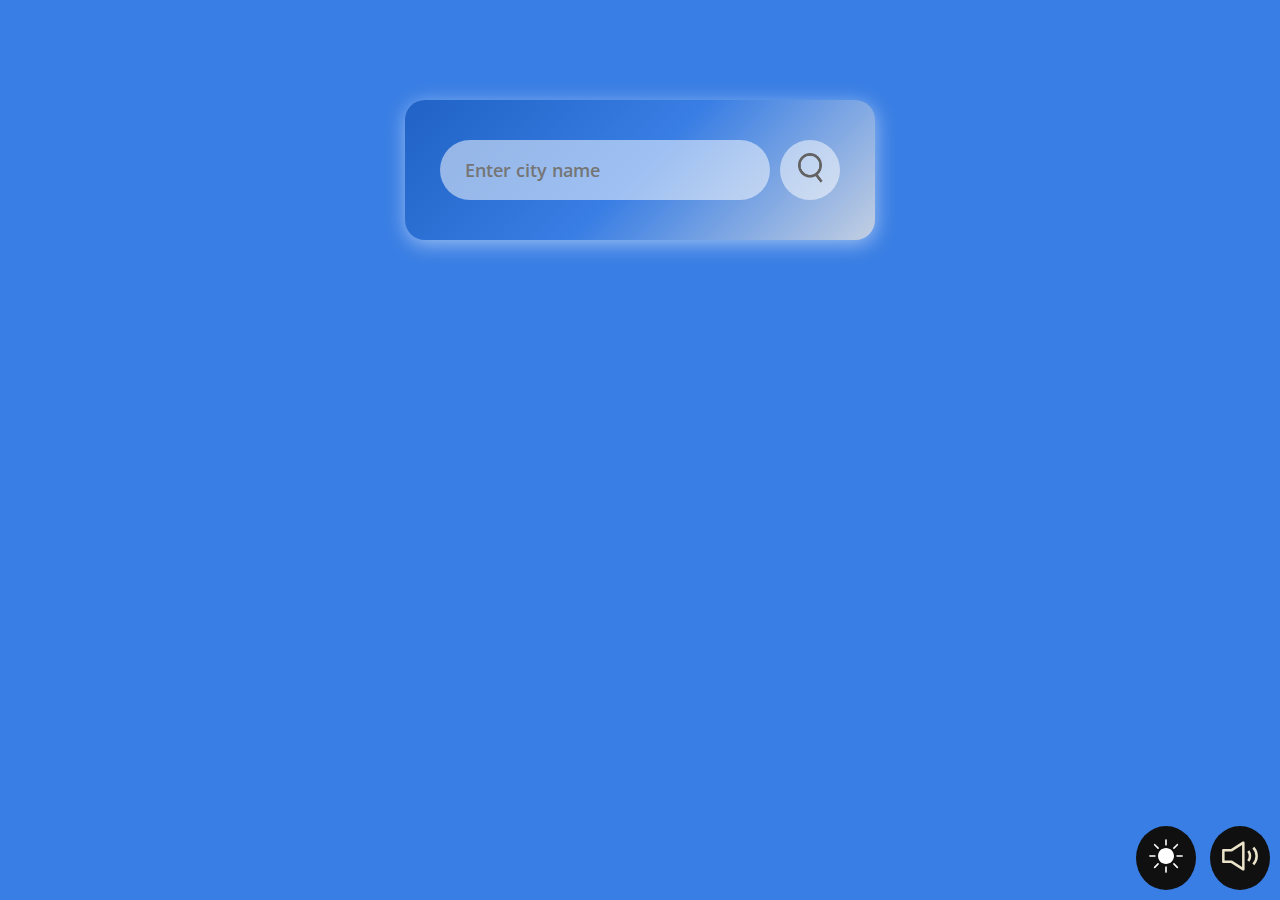
<file: WebDev/Weather Forecast/weather.html>
<!DOCTYPE html>
<html lang="en">
<head>
    <meta charset="UTF-8">
    <meta name="viewport" content="width=device-width, initial-scale=1.0">
    <title>Weather Forecast</title>
    <link rel="stylesheet" href="weather.css">
</head>
<body>
    <div class="card">
        <div class="search-box">
            <input type="text" name="search" id="search" placeholder="Enter city name" spellcheck="false">
            <button class="searchBtn"><img src="assets/images/search.png" alt="Search"></button> <br>
        </div>
        <div class="error">
            <p>Invalid City Name...</p>
        </div>

        <div class="weather-display">
            <img class="weather-icon" src="assets/images/clear.png" alt="">
            <h1 class="temp">22°C</h1>
            <h2 class="city">Chandigarh</h2>
            <div class="details">
                <div class="col">
                    <img src="assets/images/humidity.png" alt="">
                    <div>
                        <p class="humidity">50%</p>
                        <p>Humidity</p>
                    </div>
                </div>
                <div class="col">
                    <img src="assets/images/wind.png" alt="">
                    <div>
                        <p class="wind">15 km/h</p>
                        <p>Wind Speed</p>
                    </div>
                </div>
            </div>
        </div>
    </div>

    <div class="accessibiliy">
        <button class="mode invert"><img class="modeImg" src="assets/images/dark.svg" alt=""></button>
        <button class="volume invert"><img class="volImg" src="assets/images/volume.svg" alt=""></button>
    </div>

<script src="weather.js"></script>
</body>
</html>
</file>
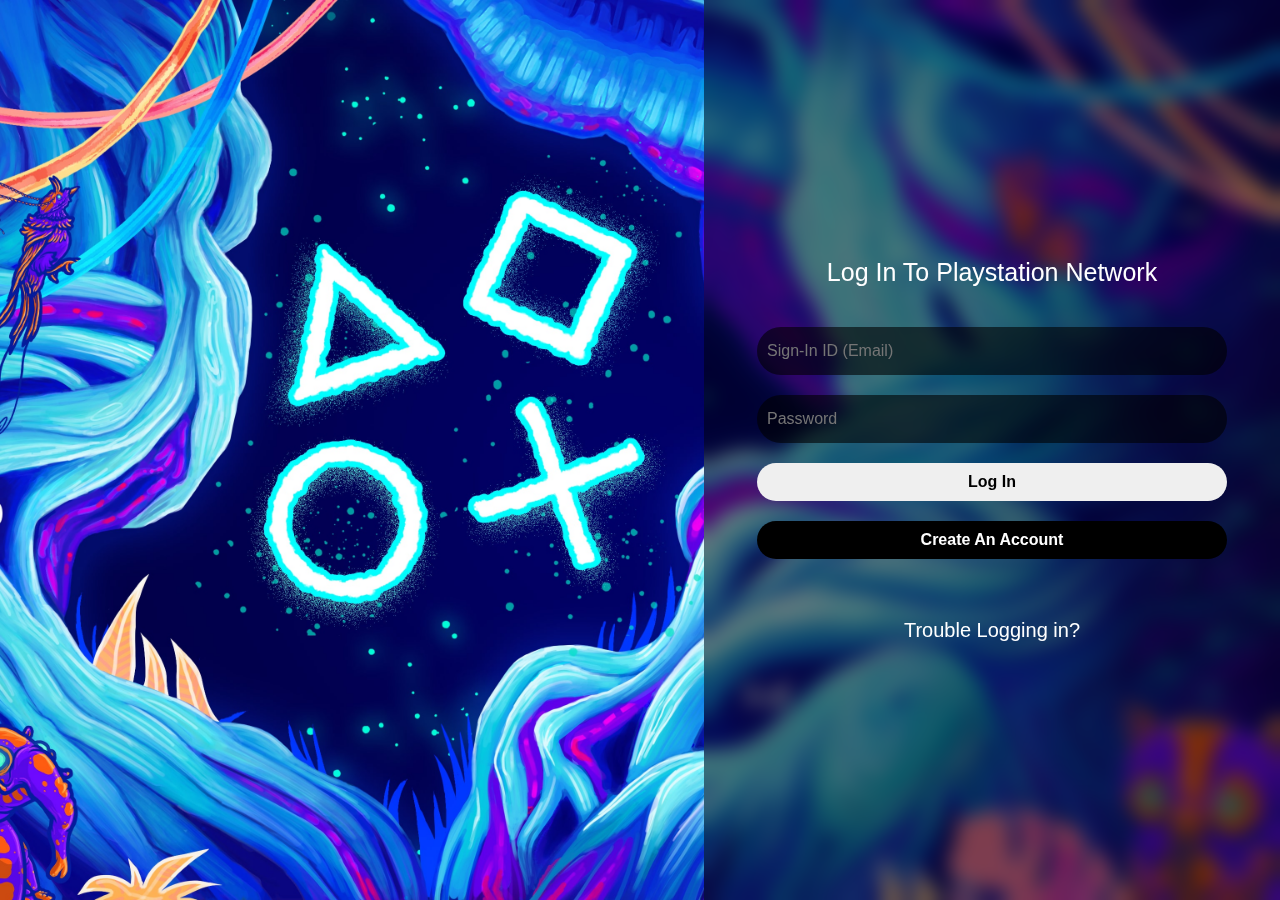
<file: WebDev/Product Landing/Sign In/login.html>
<!DOCTYPE html>
<html lang="en">
  <head>
    <meta charset="UTF-8" />
    <meta name="viewport" content="width=device-width, initial-scale=1.0" />
    <title>Log In | Playstation Network</title>
    <link rel="stylesheet" href="sign.css" />
    <link
      rel="shortcut icon"
      href="assets/favicon/favicon.ico"
      type="image/x-icon"
    />
  </head>
  <body>
    <div class="bg"><img src="assets/images/BG.jpg" alt=""></div>
    <div class="container">
      <!-- <div class="left"></div> -->
      <div class="right">
        <h1>Log In To Playstation Network</h1>
        <form action="" method="POST">
          <div>
            <label for="email"></label>
            <input
              type="email"
              name="email"
              id="email"
              placeholder="Sign-In ID (Email)"
              required
            />
          </div>
          <div>
            <label for="password"></label>
            <input
              type="password"
              name="password"
              id="password"
              placeholder="Password"
              required
            />
          </div>
          <div><button class="sign" type="submit">Log In</button></div>
          <div><button class="create">Create An Account</button></div>
        </form>
        <a href="">Trouble Logging in?</a>
      </div>
    </div>
  </body>
</html>
</file>
<file: WebDev/MySpotify/style.css>
@import url("https://fonts.googleapis.com/css2?family=Roboto:ital,wght@0,100;0,300;0,400;0,500;0,700;0,900;1,100;1,300;1,400;1,500;1,700;1,900&display=swap");


:root{
  --a: 0;
}
* {
  margin: 0;
  padding: 0;
  font-family: "Roboto", sans-serif;
}

body {
  background-color: black;
  color: white;
}

.close {
  display: none;
}

.left {
  width: 25vw;
  padding: 10px;
}
.right {
  width: 75vw;
}

.home ul li {
  display: flex;
  gap: 15px;
  width: 14px;
  list-style-type: none;
  padding-top: 14px;
  font-weight: bold;
}

.heading {
  display: flex;
  align-items: center;
  gap: 15px;
  width: 100%;
  padding-top: 14px;
  padding: 23px 2px;
  font-weight: bold;
  font-size: 12px;
}

.heading img {
  width: 17px;
}

.library {
  min-height: 76vh;
  position: relative;
}

.hamburger {
  display: none;
  cursor: pointer;
}

.hamburgerContainer {
  display: flex;
  gap: 15px;
}

.left .close {
  position: absolute;
  right: 20px;
  top: 25px;
  width: 30px;
  cursor: pointer;
}

.songList {
  height: 460px;
  overflow: auto;
  margin-bottom: 44px 0;
}
.songList ul {
  padding: 0 12px;
}

.songList ul li {
  list-style-type: decimal;
  display: flex;
  justify-content: space-between;
  gap: 12px;
  cursor: pointer;
  padding: 13px;
  margin: 12px 0;
  border-radius: 8px;
  background-color: #252525;
}

.songList .info {
  width: 344px;
}

.info div {
  word-break: break-all;
}

.playnow {
  display: flex;
  justify-content: center;
  align-items: center;
}

.playnow span {
  width: 64px;
  font-size: 15px;
  padding: 12px;
}

.footer {
  display: flex;
  font-size: 10px;
  gap: 13px;
  position: absolute;
  bottom: 0;
  padding: 10px 0;
}

.footer a {
  color: grey;
  text-decoration: none;
}

.right {
  position: relative;
  margin: 16px 0;
}

.header {
  display: flex;
  justify-content: space-between;
  color: rgb(34, 34, 34);
}

.header > * {
  padding: 20px;
}

.buttons > * {
  margin: 0px 12px;
}

.signupbtn {
  background-color: #121212;
  color: rgb(148, 148, 148);
  font-weight: bold;
  border: none;
  outline: none;
  cursor: pointer;
  font-size: 16px;
}
.signupbtn:hover {
  font-size: 17px;
  color: white;
}

.loginbtn {
  background-color: white;
  border-radius: 21px;
  color: black;
  padding: 10px;
  width: 79px;
  cursor: pointer;
}
.loginbtn:hover {
  font-weight: bolder;
  padding: 10px 11px;
  transform: scale(1.03);
  transition: transform 1ms ease-in-out;
}

.spotifyPlaylists {
  padding: 16px;
}

.spotifyPlaylists h1 {
  padding: 16px;
}

.cardContainer {
  margin: 20px;
  display: flex;
  gap: 10px;
  flex-wrap: wrap;
  max-height: fit-content;
  overflow-y: auto;
}

.card {
  width: 200px;
  padding: 10px;
  border-radius: 5px;
  background-color: #252525;
  position: relative;
  transition: all 0.5s;
}

.card > * {
  padding-top: 10px;
}

.card img {
  width: 100%;
  object-fit: contain;
}

.play {
  width: 28px;
  height: 28px;
  background-color: #1fdf64;
  border-radius: 50%;
  padding: 4px;
  display: flex;
  align-items: center;
  justify-content: center;
  position: absolute;
  bottom: 130px;
  right: 14px;
  opacity: var(--a);
  transition: all 0.5s;
}

.play:hover {
  scale: 1.05;
}

.card:hover {
  cursor: pointer;
  transform: translateY(-5px);
  --a : 1;
}

.playbar {
  position: fixed;
  right: 20px;
  z-index: 10;
  min-height: 40px;
  bottom: 30px;
  width: 70vw;
  border-radius: 10px;
  background-color: #252525;
  padding: 12px;
}

.songbuttons {
  display: flex;
  justify-content: center;
  gap: 12px;
}

.songbuttons img {
  cursor: pointer;
}

.seekbar {
  position: absolute;
  bottom: 10px;
  width: 98%;
  height: 4px;
  background-color: #444;
  border-radius: 5px;
  margin: 2px;
  cursor: pointer;
}

.circle {
  position: relative;
  bottom: 6px;
  left: 0%;
  width: 15px;
  height: 15px;
  border-radius: 50%;
  background-color: #444;

  transition: left 0.5s;
}

.timevol {
  display: flex;
  justify-content: space-evenly;
  align-items: center;
  gap: 10px;
}

.songinfo {
  width: 250px;
  padding: 0 12px;
}

.songtime {
  padding: 0 12px;
  width: 125px;
}

input[type="range"] {
  height: 3px;
  background-color: #444;
  border-radius: 5px;
  -webkit-appearance: none;
  appearance: none;
  margin-bottom: 10px;
  cursor: pointer;
}

input[type="range"]::-webkit-slider-thumb {
  -webkit-appearance: none;
  width: 15px;
  height: 15px;
  background-color: #444;
  border-radius: 50%;
  cursor: pointer;
}

.volume {
  display: flex;
  justify-content: center;
  align-items: center;
  gap: 10px;
  cursor: pointer;
}

.abovebar {
  display: flex;

  justify-content: space-between;
}

@media (max-width: 1200px) {
  .left {
    background-color: black;
    position: absolute;
    left: -120%;
    transition: all 0.5s;
    z-index: 1;
    width: 373px;
    padding: 0;
  }

  .right {
    width: 100vw;
  }

  .songinfo,
  .songtime {
    width: auto !important;
  }

  .abovebar {
    margin: 10px 0;
  }

  .playbar {
    width: calc(100vw - 60px);
  }

  .seekbar {
    width: calc(100vw - 70px);
  }

  .hamburger {
    display: block;
  }

  .cardContainer {
    max-height: 60vh;
    margin: 0;
    justify-content: center;
  }

  .card {
    width: 30vw;
  }

  .close {
    display: block;
  }
}


@media (max-width: 500px) {
  .card{
    width: 80vw;
  }
}
</file>
<file: WebDev/MySpotify/utility.css>
.border{
    border: 2px solid black;
    
}

.flex{
    display: flex;
}

.jusify-center{
    justify-content: center;
}

.align-center{
    align-items: center;
}

.bg-black{
    background-color: black;
    color: white;
}

.invert{
    filter: invert(1);
}

.bg-grey{
    background-color: #121212;
    color: white;
}

.rounded{
    border-radius: 7px;
}

.m-1{
    margin: 5px;
}

.p-1{
    padding: 10px;
}



::-webkit-scrollbar {
    width: 12px;
    background-color: #1a1a1a; 
}

::-webkit-scrollbar-thumb {
    background-color: #555; 
    border-radius: 10px;
    border: 2px solid #1a1a1a; 
}

::-webkit-scrollbar-thumb:hover {
    background-color: #888;
}


::-webkit-scrollbar-corner {
    background-color: #1a1a1a; 
}
</file>
<file: WebDev/Product Landing/Home/home.css>
@import url("https://fonts.googleapis.com/css2?family=Finlandica:ital,wght@0,400..700;1,400..700&display=swap");

@import url("https://fonts.googleapis.com/css2?family=Saira:ital,wght@0,100..900;1,100..900&display=swap");

:root {
  --psgrey: #d9d9d9;
  --psdarkgrey: #b9b9b9;
  --pslightblack: #6b6b6b;
  --psblue: #0068bd;
  --psmaroon: #b12704;
  --psyellow: #e47911;
  --pscoolblue: #f2f3f7;
}

::-webkit-scrollbar {
  width: 12px;
  background-color: transparent;
}

::-webkit-scrollbar-thumb {
  background-color: var(--pslightblack);
  border-radius: 20px;
}

::-webkit-scrollbar-thumb:hover {
  background-color: rgb(35, 35, 35);
}

@keyframes fadeIn {
  0% {
    opacity: 0;
  }
  100% {
    opacity: 1;
  }
}

@keyframes slideInUp {
  0% {
    transform: translateY(100%);
  }
  100% {
    transform: translateY(0);
  }
}

@keyframes slideInLeft {
  0% {
    transform: translateX(-50px);
    opacity: 0;
  }
  100% {
    transform: translateX(0);
    opacity: 1;
  }
}

@keyframes slideInRight {
  0% {
    transform: translateX(50px);
    opacity: 0;
  }
  100% {
    transform: translateX(0);
    opacity: 1;
  }
}

@keyframes appear {
  from {
    opacity: 0;
    scale: 0;
  }

  to {
    opacity: 1;
    scale: 1;
  }
}

@keyframes slideFromLeft {
  from {
    transform: translateX(-100vw);
  }

  to {
    transform: translateX(0);
  }
}

@keyframes slideFromRight {
  from {
    transform: translateX(100vw);
  }

  to {
    transform: translateX(0);
  }
}

@keyframes floatY {
  0% {
    transform: translateY(0);
  }
  50% {
    transform: translateY(-3%);
  }
  100% {
    transform: translateY(0);
  }
}

/* ----------------------------------------------------------------------------------------------------------------------------------------------------------------- */

@media (max-width: 1200px) {

  nav {
    margin: 20px 0px;
    padding: 10px 5px;
    height: 2em;
    width: 100%;
  }

  nav img {
    width: 10em !important;
    height: 2em !important;
  }

  .heading {
    margin: 5em 10em !important;
  }

  .heading h1 {
    font-size: 3em !important;
  }

  .heading p {
    font-size: 1.1em !important;
  }

  .psgrid {
    display: flex;
    justify-content: space-evenly;
  }

  .griditem {
    padding: 10px;
  }

  .griditem img {
    width: 18em !important;
  }

  .griditem h1 {
    font-size: 2.6em !important;
    margin: 0.1em 0 !important;
  }

  .griditem p {
    font-size: 25px;
    margin-bottom: 1em;
  }

  .griditem button {
    padding: 10px 20px;
    font-size: 20px;
    margin-bottom: 20px;
  }

  .filler {
    margin: 8em auto 0 auto !important;
    width: 80% !important;
    height: 30em !important;
  }

  main .contact {
    margin: 0 10em 5em 10em !important;
  }

  .psdiscinfo img, .pssliminfo img {
    width: 30em !important;
    margin-top: 8em !important;
    height: auto !important;
    flex-shrink: 0 !important;
  }

  .psproinfo img{
    width: 20em !important;
    margin-top: 6em !important;
    height: auto !important;
    flex-shrink: 0 !important;
  }

  .psdiscinfo ul, .pssliminfo ul, .psproinfo ul {
    margin: 0 2em !important;
  }

  .content p {
    margin: 0.4em 2.5em !important;
  }

  .content select {
    margin: 0.6em 3em !important;
    width: 180px !important;
  }

}

@media (max-width: 992px) {


  nav {
    margin: 20px 0px !important;
    padding: 10px 0px !important;
    height: 1.3em !important;
    width: 100% !important;
  }

  nav img {
    width: 8em !important;
    height: 1.5em !important;
    margin: 0px 15px !important;
  }

  nav img:hover {
    transform: scale(1.1) !important;
  }

  nav ul li {
    margin: auto 7px !important;
    font-size: 16px !important;
  }

  nav ul a {
    padding: 0px 5px !important;
  }

  .container .left {
    height: 80vh !important;
  }

  .heading {
    margin: 4em 7em !important;
  }

  .heading h1 {
    font-size: 2.5em !important;
  }

  .heading p {
    font-size: 1.05em !important;
  }


  .griditem {
    padding: 8px !important;
  }

  .griditem img {
    width: 14em !important;
  }

  .griditem h1 {
    font-size: 2.0em !important;
    margin: 0.1em 0 !important;
  }

  .griditem p {
    font-size: 20px !important;
    margin-bottom: 1em !important;
  }

  .griditem button {
    padding: 6px 15px !important;
    font-size: 18px !important;
    margin-bottom: 20px !important;
  }

  .filler {
    margin: 4em auto 8em auto !important;
    width: 90% !important;
    height: 25em !important;
  }

  main .contact {
    margin: 0 7em 5em 7em !important;
  }

  main .contact h1 {
    font-size: 2.5em !important;
  }

  main .contact h2 {
    font-size: 1.8em !important;
  }

  main .contact p,
  main .contact ul li {
    font-size: 1.3em !important;
  }

  main .contact input[type="text"],
  main .contact input[type="email"] {
    font-size: 1em !important;
  }

  main .contact input[type="submit"] {
    font-size: 1em !important;
    width: 7em !important;
  }

  .psdiscinfo, .pssliminfo, .psproinfo {
    flex-direction: column !important;
    align-items: center !important;
  }

  .psdiscinfo img{
    width: 35em !important;
    /* margin-top: 8em !important; */
    margin-right: 26em;
    height: auto !important;
    flex-shrink: 0 !important;
  }

  .pssliminfo img{
    width: 32em !important;
    margin-left: -27em;
    /* margin-top: 8em !important; */
    height: auto !important;
    flex-shrink: 0 !important;

  }

  .psproinfo img{
    width: 18em !important;
    /* margin-top: 6em !important; */
    height: auto !important;
    flex-shrink: 0 !important;
  }

  .psdiscinfo ul, .pssliminfo ul, .psproinfo ul {
    margin: 0 2em !important;
    text-align: justify !important;
  }

  .specs h1 {
    font-size: 3em !important;
  }

  .content p {
    margin: 0.6em 1.5em !important;
  }
}

@media (max-width: 768px) {


  nav {
    margin: 20px 0px !important;
    padding: 10px 5px !important;
    height: 1.2em !important;
    width: 100% !important;
  }

  nav img {
    width: 6.5em !important;
    height: 1.3em !important;
    margin: 0px 10px !important;
  }

  nav ul li {
    margin: auto 5px !important;
    font-size: 14px !important;
  }

  nav ul a {
    padding: 0px 0px !important;
  }

  .container .left {
    height: 70vh !important;
    /* padding: 0 0 0 40px !important; */
  }

  .heading {
    margin: 3em 2em !important;
    gap: 1px !important;
  }

  .heading h1 {
    font-size: 1.9em !important;
  }

  .heading p {
    font-size: 0.8em !important;
  }
  .psgrid{
    gap: 5px;
  }

  .griditem {
    padding: 5px !important;
  }

  .griditem img {
    width: 11em !important;
  }

  .griditem h1 {
    font-size: 1.4em !important;
    margin: 0.1em 0 !important;
  }

  .griditem p {
    font-size: 14px !important;
    margin-bottom: 1em !important;
  }

  .griditem button {
    padding: 6px 5px !important;
    font-size: 14px !important;
    margin-bottom: 15px !important;
  }

  .filler {
    margin: 2em auto 0 auto !important;
    width: 90% !important;
    height: 22em !important;
  }

  main .contact {
    margin: 0 3em 3em 3em !important;
  }

  main .contact h1 {
    font-size: 2.2em !important;
  }

  main .contact h2 {
    font-size: 1.5em !important;
  }

  main .contact p,
  main .contact ul li {
    font-size: 1.2em !important;
  }

  main .contact input[type="text"],
  main .contact input[type="email"] {
    font-size: 0.9em !important;
  }

  main .contact input[type="submit"] {
    font-size: 0.9em !important;
    width: 8em !important;
  }

  .review-section{
    flex-direction: column;
  }

  .user-review,
.other-reviews {
  width: 100% !important;
  padding: 10px !important;
}

  footer {
  
    padding: 0px 10px !important;
  }
  
  .footer-section {
    flex-basis: 25%;
    margin: 5px !important;
  }
  
  .footer-section h2 {
    font-size: 1.3em !important;
    margin-bottom: 10px !important;
  }
  
  .footer-section p,
  .footer-section ul,
  .footer-section li {
    font-size: 1em !important;
  }

  .footer-section ul li {
    margin-bottom: 10px;
  }
  
  .footer-bottom p {
    font-size: 0.8em !important;
  }

  .psdiscinfo img{
    width: 35em !important;
    /* margin-top: 8em !important; */
    margin-right: 26em;
    height: auto !important;
    flex-shrink: 0 !important;
  }

  .pssliminfo img{
    width: 32em !important;
    margin-left: -26em;
    /* margin-top: 8em !important; */
    height: auto !important;
    flex-shrink: 0 !important;

  }

  .psproinfo img{
    width: 18em !important;
    /* margin-top: 6em !important; */
    height: auto !important;
    flex-shrink: 0 !important;
  }

  .specs h1 {
    font-size: 2.5em !important;
  }

  .specdesc {
    font-size: 1.2em !important;
  }

  .content p {
    margin: 0.4em 1em !important;
  }
  
  .content select {
    width: 150px !important;
  }
}

@media (max-width: 480px) {

  nav {
    margin: 20px 0px !important;
    padding: 10px 2px !important;
    height: 1.1em !important;
    width: 100% !important;
  }

  nav img {
    width: 6em !important;
    height: 1em !important;
    margin: 0px 5px !important;
  }

  nav ul li {
    margin: auto 5px !important;
    font-size: 12px !important;
  }

  nav ul a {
    padding: 0px 0px !important;
  }

  .container .left {
    height: 45vh !important;
  }

  .heading {
    margin: 2em 2em !important;
  }

  .heading h1 {
    font-size: 1.6em !important;
  }

  .heading p {
    font-size: 0.5em !important;
  }

  .psgrid{
    flex-direction: column;
    justify-content: center !important;
    align-items: center !important;
    gap: 40px !important;
  }

  .griditem {
    padding: 8px !important;
  }

  .griditem img {
    width: 8.5em !important;
  }

  .griditem h1 {
    font-size: 1.0em !important;
    margin: 0.1em 0 !important;
  }

  .griditem p {
    font-size: 12px !important;
    margin-bottom: 1em !important;
  }

  .griditem button {
    padding: 3px 10px !important;
    font-size: 12px !important;
    margin-bottom: 20px !important;
  }

  .filler {
    margin: 2em auto 0 auto !important;
    width: 90% !important;
    height: 14em !important;
  }

  main .contact {
    margin: 0 1em 2em 1em !important;
  }

  main .contact h1 {
    font-size: 1.8em !important;
  }

  main .contact h2 {
    font-size: 1.2em !important;
  }

  main .contact p,
  main .contact ul li {
    font-size: 1em !important;
  }

  main .contact input[type="text"],
  main .contact input[type="email"] {
    font-size: 0.8em !important;
  }

  main .contact input[type="submit"] {
    font-size: 0.8em !important;
    width: 7.5em !important;
  }

  footer {
  
    padding: 0px 5px !important;
  }
  
  .footer-section {
    flex-basis: 25%;
    margin: 3px !important;
  }
  
  .footer-section h2 {
    font-size: 1em !important;
    margin-bottom: 5px !important;
  }
  
  .footer-section p,
  .footer-section ul,
  .footer-section li {
    font-size: 0.8em !important;
  }

  .footer-section ul li {
    margin-bottom: 5px;
  }
  
  .footer-bottom p {
    font-size: 0.6em !important;
  }

  .psdiscinfo, .pssliminfo, .psproinfo {
    flex-direction: column !important;
    margin-bottom: 3em !important;
  }

  .psdiscinfo img{
    width: 25em !important;
    /* margin-top: 8em !important; */
    margin-right: 6em;
    height: auto !important;
    flex-shrink: 0 !important;
  }

  .pssliminfo img{
    width: 25em !important;
    margin-left: -11em;
    /* margin-top: 8em !important; */
    height: auto !important;
    flex-shrink: 0 !important;

  }

  .psproinfo img{
    width: 18em !important;
    /* margin-top: 6em !important; */
    height: auto !important;
    flex-shrink: 0 !important;
  }

  .psdiscinfo ul, .pssliminfo ul, .psproinfo ul {
    margin: 0 1em !important;
    text-align: left !important;
  }

  .specs h1 {
    font-size: 2em !important;
  }

  .specdesc {
    font-size: 1em !important;
  }

  .content p {
    margin: 0.2em 0.5em !important;
  }

  .content select {
    width: 120px !important;
  }

  .content h1, .content h2 {
    text-align: center !important;
  }
}


/* ----------------------------------------------------------------------------------------------------------------------------------------------------------------- */

*,
*::before,
*::after {
  box-sizing: border-box;
  margin: 0;
  padding: 0;
  font-family: "Saira", sans-serif;
  font-optical-sizing: auto;
  font-style: normal;
}

html {
  scroll-behavior: smooth;
}

body {
  overflow-x: hidden;
  background-color: var(--pscoolblue);
}

.container {
  display: flex;
  width: 100vw;
  height: auto;
  background: linear-gradient(135deg, #222a35, #313d4d, #6e7786, #9ca5b6);
}

.container .left {
  width: 60%;
  height: 100vh;
  padding: 0 0 0 50px;
  display: flex;
  flex-direction: column;
  justify-content: space-between;
  justify-content: center;
}

.container .left img {
  width: 30vw;
  height: auto;
  margin: 0;
}

.container .left h1 {
  font-size: 5vw;
  margin: 0;
  font-weight: 600;
}

.container .left h2 {
  font-size: 3vw;
  margin: 0;
  font-weight: 500;
}

.container .right {
  width: 40%;
  display: flex;
  justify-content: start;
  align-items: center;
  /* background-color: #b12704; */
}

.container .right img {
  height: 38vw;
  width: auto;
  animation: slideFromRight 1.5s ease-in-out,
    floatY 3s ease-in-out 1.5s infinite;
}

nav {
  position: fixed;
  display: flex;
  justify-content: space-between;
  z-index: 10;

  margin: 20px 0px;
  padding: 10px;
  /* height: 2em; */
  width: 100%;

  /* background-color: var(--psgrey); */
  border: none;
  border-radius: 50px;

  animation: fadeIn 1s ease-out forwards;
}

nav img {
  width: 12em;
  height: auto;
  margin: 0px 20px;
  cursor: pointer;

  transition: transform 0.3s ease;
}

nav img:hover {
  transform: scale(1.2);
}

nav ul {
  display: flex;
  justify-content: center;
}

nav ul li {
  margin: 0 10px;

  font-size: 20px;
  font-weight: 500;
  list-style: none;

  transition: transform 0.3s ease;
}

nav ul li:hover {
  transform: scale(1.05);
}

nav ul a {
  color: black;
  text-decoration: none;
  padding: 0 10px;
  border-radius: 50px;
  border-bottom: 3px solid transparent;
  border-right: 2px solid transparent;
}

nav ul a:hover {
  border-bottom: 3px solid var(--psdarkgrey);
  border-right: 2px solid var(--psdarkgrey);
}

/* ----------------------------------------------------------------------------------------------------------------------------------------------------------------- */

.heading {
  margin: 5em 14em;
  display: flex;
  flex-direction: column;
  align-items: center;
  justify-content: center;
  gap: 20px;

  animation: slideInUp 1.5s ease-out forwards;
}

.heading h1 {
  font-family: "Saira", sans-serif;
  font-size: 3.5em;
}

.heading p {
  color: var(--pslightblack);
  font-size: 1.2em;
}

/* ----------------------------------------------------------------------------------------------------------------------------------------------------------------- */

.psgrid {
  display: flex;
  justify-content: space-evenly;
}

.griditem {
  display: flex;
  flex-direction: column;
  align-items: center;
  justify-content: space-between;

  width: fit-content;
  overflow: hidden;
  height: auto;
  padding: 15px;

  background-color: var(--psgrey);
  border-radius: 20px;
  box-shadow: 6px 8px 5px 0 rgba(0, 0, 0, 0.16),
    15px 12px 10px 0 rgba(0, 0, 0, 0.12);

  animation: fadeIn 2s ease-in-out forwards;
  transition: transform 0.3s ease-in-out;

  animation: appear ease-in-out;
  animation-timeline: view();
  animation-range: entry 0% cover 40%;
}

.griditem:hover {
  transform: scale(1.05);
}

.griditem img {
  width: 20em;
  border: none;
  border-radius: 10px;
}

.griditem h1 {
  font-size: 3em;
  font-weight: 500;
  margin: 0.3em 0;
  text-align: center;
}

.griditem p {
  font-size: 25px;
  color: var(--pslightblack);
  margin-bottom: 1em;
}

.griditem button {
  padding: 10px 20px;

  background-color: black;
  color: white;
  border: none;
  font-size: 20px;
  border-radius: 40px;
  margin-bottom: 20px;

  cursor: pointer;

  transition: background-color 0.3s, transform 0.3s, box-shadow 0.3s;
}

.griditem button:hover {
  background-color: black;
  box-shadow: 0 2px 5px 0 rgba(0, 0, 0, 0.16), 0 2px 10px 0 rgba(0, 0, 0, 0.12);
  transform: scale(1.03);
}

/* ----------------------------------------------------------------------------------------------------------------------------------------------------------------- */

.filler {
  margin: 10em auto 0 auto;
  width: 80%;
  height: 50em;
}

.filler img {
  width: 100%;
  height: auto;
  object-fit: cover;
  border-radius: 30px;
}

/* ----------------------------------------------------------------------------------------------------------------------------------------------------------------- */

.specs h1 {
  font-family: "Saira", sans-serif;
  font-size: 3.5em;
  margin: 0.2em 0;
  color: var(--psblue);
}

.specs button {
  background-color: #007bff;
  color: white;
  width: 7em;
  border-radius: 8px;
  border: none;
  cursor: pointer;
  padding: 0.3em 0.1em;
  font-size: 17px;
}
.specs button:hover {
  background-color: #0056b3;
  color: white;
  border: none;
}

.spectitle {
  margin: 0;
  font-size: 1.5em;
  color: var(--psblue);
  font-weight: 700;
}

.specdesc {
  margin: 0;
  font-size: 1em;
  text-overflow: clip;
  line-height: 1.1em;
}

.content h1 {
  font-family: "Saira", sans-serif;
  font-size: 3em;
  text-align: center;
}

.content h2 {
  margin: 0.6em 3em;
}
.content p {
  font-weight: 500;
  margin: 0.6em 4.5em;
  text-align: justify;
}

.content select {
  margin: 0.6em 4.5em;
  width: 200px;
  font-size: 16px;
  font-weight: 500;
  border-radius: 10px;
}
.content select::selection {
  background-color: #0056b3;
}

/* ----------------------------------------------------------------------------------------------------------------------------------------------------------------- */

.psdiscinfo {
  margin-bottom: 10em;
  display: flex;
  justify-content: space-between;
  align-items: flex-start;
}

.psdiscinfo img {
  margin-top: 5em;
  width: 38em;
  height: auto;
  flex-shrink: 0;

  animation: slideFromLeft 1s ease-in-out;
  animation-timeline: view();
  animation-range: entry 10% cover 40%;
}

.psdiscinfo ul {
  margin: 0 3em;
  flex-grow: 1;
}

.psdiscinfo ul li {
  font-weight: 500;
  list-style-type: none;
  margin: 0.6em 1.5em;
}

/* ----------------------------------------------------------------------------------------------------------------------------------------------------------------- */

.pssliminfo {
  margin-bottom: 10em;
  display: flex;
  justify-content: space-between;
  align-items: flex-start;
  position: relative;
}

.pssliminfo img {
  width: 38em;
  margin-top: -2.1em;
  height: auto;
  flex-shrink: 0;

  position: relative;
  animation: slideFromLeft 1s ease-in-out;
  animation-timeline: view();
  animation-range: entry 0% cover 40%;
}

.pssliminfo ul {
  margin: 0 3em;
  flex-grow: 1;
}

.pssliminfo ul li {
  font-weight: 500;
  list-style-type: none;
  margin: 0.6em 1.5em;
}

/* ----------------------------------------------------------------------------------------------------------------------------------------------------------------- */

.psproinfo {
  margin-bottom: 10em;
  display: flex;
  justify-content: space-between;
  align-items: flex-start;
}

.psproinfo img {
  width: 22em;
  margin: 0 8em;
  height: auto;
  flex-shrink: 0;

  animation: slideFromLeft 1s ease-in-out;
  animation-timeline: view();
  animation-range: entry 10% cover 40%;
}

.psproinfo ul {
  margin: 0 3em;
  flex-grow: 1;
}

.psproinfo ul li {
  font-weight: 500;
  list-style-type: none;
  margin: 0.6em 1.5em;
}

/* ----------------------------------------------------------------------------------------------------------------------------------------------------------------- */

main .contact {
  display: flex;
  flex-direction: column;
  margin: 0 15em 5em 15em;
}

main .contact h1 {
  color: var(--psblue);
  font-family: "Saira", sans-serif;
  /* font-family: finlandica; */
  margin: 1em 0;
  font-size: 3em;
  font-weight: 500;
}
main .contact h2 {
  color: var(--psblue);
  font-family: "Saira", sans-serif;
  /* font-family: finlandica; */
  margin: 0.3em 0;
  font-size: 2em;
  font-weight: 500;
}
main .contact p {
  font-family: "Saira", sans-serif;
  /* font-family: finlandica; */
  margin: 0.2em 0;
  font-size: 1.5em;
}

main .contact ul li {
  margin: 0.3em 0;
  font-size: 1.5em;

  list-style-type: circle;
}

main .contact ul li::marker {
  color: #0068bd;
}

main .contact ul a {
  text-decoration: none;
  color: #0068bd;
}

main .contact input[type="text"],
[type="email"] {
  padding: 0.5em 0.5em;
  margin: 0.1em 0;
  border: none;
  border-bottom: 3px solid var(--psblue);
  background-color: var(--pscoolblue);
  color: gray;
  font-size: 1.2em;
}

main .contact input[type="text"]:active,
[type="email"]:active {
  background-color: var(--pscoolblue);
  border: none;
}

main .contact input[type="submit"] {
  background-color: #007bff;
  color: white;
  width: 8em;
  border-radius: 8px;
  margin-top: 1em;
  border: none;
  cursor: pointer;
  padding: 0.4em 0.2em;
  font-size: 1.2em;
}
main .contact input[type="submit"]:hover {
  background-color: #0056b3;
  color: white;
  border: none;
}

/* ----------------------------------------------------------------------------------------------------------------------------------------------------------------- */

.review-section {
  display: flex;
  gap: 20px;
  padding: 20px;
  background-color: #f4f4f4;
  margin-top: 30px;
  align-items: flex-start;
}

.user-review,
.other-reviews {
  width: 50%;
  overflow-y: auto;
  height: 30em;
  background-color: white;
  padding: 20px;
  border-radius: 8px;
  box-shadow: 0 2px 8px rgba(0, 0, 0, 0.1);
}

.other-reviews::-webkit-scrollbar {
  width: 9px;
  background-color: transparent;
}

.other-reviews::-webkit-scrollbar-thumb {
  background-color: var(--psgrey);
  border-radius: 50px;
}

.other-reviews::-webkit-scrollbar-thumb:hover {
  cursor: pointer;
}

.rating {
  display: flex;
  flex-direction: row-reverse;
  justify-content: flex-end;
  padding: 5px;
}

.star {
  font-size: 2em;
  color: #ddd;
  cursor: pointer;
  transition: color 0.3s;
}

.star:hover,
.star:hover ~ .star {
  color: var(--psyellow);
}

.star.selected {
  color: var(--psyellow);
}

.incheight {
  height: 52em;
}

.review-name {
  width: 94%;
  margin-top: 10px;
  padding: 10px;
  font-size: 16px;
  border: 1px solid #ddd;
  border-radius: 5px;
}
textarea {
  width: 94%;
  height: 40%;
  margin-top: 10px;
  padding: 10px;
  font-size: 16px;
  border: 1px solid #ddd;
  border-radius: 5px;
  box-sizing: border-box;
}

.review-section button {
  margin-top: 10px;
  padding: 10px 15px;
  font-size: 16px;
  color: white;
  background-color: #007bff;
  border: none;
  border-radius: 5px;
  cursor: pointer;
  transition: background-color 0.3s, transform 0.2s;
}
button:active {
  transform: scale(0.95);
}

button:hover {
  background-color: #0056b3;
}

.hidden {
  visibility: hidden;
  height: 0; 
  overflow: hidden; 
  transition: visibility 0s, height 0.3s ease; 
}

.review {
  border-bottom: 1px solid #eee;
  padding-bottom: 10px;
  transition: height 0.3s ease; 
}

.review:not(.hidden) {
  visibility: visible; 
  height: auto; 
}

/* ----------------------------------------------------------------------------------------------------------------------------------------------------------------- */

footer {
  background-color: var(--psgrey);
  width: 100%;

  animation: slideInUp 0.5s ease-out forwards;
  padding: 0px 20px;
}

.footer-content {
  display: flex;
  justify-content: space-between;
  flex-wrap: wrap;
}

.footer-section {
  flex-basis: 25%;
  margin: 10px;
}

.footer-section h2 {
  font-size: 1.5em;
  color: black;
  margin-bottom: 20px;
}

.footer-section p,
.footer-section ul,
.footer-section li {
  font-size: 1.1em;
  color: var(--pslightblack);
}

.footer-section ul {
  list-style-type: none;
  padding-left: 0;
}

.footer-section ul li {
  margin-bottom: 10px;
}

.footer-section a {
  text-decoration: none;
  color: black;
  padding: 2px 10px;
}

.footer-section a:hover {
  background-color: var(--psdarkgrey);

  border-radius: 5px;
}

.footer-section .social ul {
  display: flex;
}

.footer-section .social ul li {
  margin-right: 15px;
}

.footer-section .social ul li img {
  width: 30px;
  height: 30px;
  transition: transform 0.3s;
  margin: 0.5em;
  padding: 10px;
}

.footer-section .social ul li img:hover {
  transform: scale(1.2);
  background-color: var(--psdarkgrey);
}

.footer-bottom {
  text-align: center;
  color: var(--pslightblack);
}

.footer-bottom p {
  font-size: 1em;
}

/* ----------------------------------------------------------------------------------------------------------------------------------------------------------------- */
</file>
<file: WebDev/Product Landing/Sign In/sign.css>
:root {
  --psgrey: #d9d9d9;
  --psdarkgrey: #b9b9b9;
  --pslightblack: #6b6b6b;
  --psblue: #0068bd;
  --psmaroon: #b12704;
  --psyellow: #e47911;
  --pscoolblue: #f2f3f7;
}

* {
  margin: 0;
  padding: 0;
  font-family: "Saira", sans-serif;
  font-optical-sizing: auto;
  font-style: normal;
}

.bg{
  position: absolute;
  overflow: hidden;
  width: 100vw;
  height: 100vh;
}

.bg img {
  object-fit: cover;
  object-position: center center;;
  width: 100%;
  height: 100%;
}

@media (max-width: 768px) {
    .container {
        flex-direction: column !important;
    }
    .right {
        width: 100vw !important; 
        height: auto !important; 
    }
}
.container {
  display: flex;
}

.right {
  position: absolute;
  right: 0;

  width: 45%;
  height: 100vh;
  background: rgba(0, 0, 0, 0.5);
  backdrop-filter: blur(10px);

  display: flex;
  flex-direction: column;
  justify-content: space-between;
  justify-content: center;
  align-items: center;

  gap: 40px;
}

h1 {
  color: white;
  font-size: 25px;
  text-align: center;
  /* margin: 2em 10em; */
  font-weight: 200;
}

input {
  margin-bottom: 20px;
  width: 450px;
  padding: 15px 10px;
  border-radius: 30px;
  border: none;

  background: rgba(0, 0, 0, 0.2);
  backdrop-filter: blur(10px);
  color: white;
  font-size: 16px;
}

button {
  margin-bottom: 20px;
  width: 470px;
  padding: 10px;
  border-radius: 30px;
  border: none;
  font-size: 16px;
  font-weight: bold;
  cursor: pointer;
}

.sign:hover {
  background-color: var(--psdarkgrey);
}

.create {
  background-color: black;
  color: white;
}

.create:hover {
  background-color: rgba(255, 255, 255, 0.6);
  color: black;
}

a {
  color: white;
  text-decoration: none;
  font-size: 20px;
}

a:hover{
    color: var(--psdarkgrey);
}

@media (max-width: 1200px) {
  .right {
    width: 50% !important;
  }
  input, button {
    width: 400px !important;
  }
}

@media (max-width: 992px) {
  .right {
    width: 55% !important;
  }
  input, button {
    width: 350px !important;
  }
}

@media (max-width: 768px) {

  .container {
    flex-direction: column !important;
    height: auto !important;
  }
  .right {
    width: 100% !important;
    height: 70vh !important;
    padding: 20px !important;
    bottom: 10% !important;
  }
  input, button {
    width: 300px !important;
  }
}

@media (max-width: 480px) {
  h1 {
    font-size: 20px !important;
  }
  input, button {
    width: 250px !important;
    padding: 10px 5px !important;
  }
  a {
    font-size: 16px !important;
  }
}
</file>
<file: WebDev/Login/login.css>
*{
    margin: 0;
    padding: 0;
    box-sizing: border-box;
}


body{
    display: flex;
    justify-content: center;
    align-items: center;

    background-color: black;
    font-family: 'Segoe UI', sans-serif;
    color: white;
    background-image: url(assets/images/bg.jpg);
    background-size: cover;
}

.container{
    display: flex;
    flex-direction: column;
    gap: 20px;
    width: 50%;
    max-width: 540px;
    padding: 40px 80px;
    margin-top: 200px;

    border-radius: 20px;
    text-align: center;
    background-color: rgba(128, 128, 128, 0.635);
    /* filter: blur(0.6px); */
}

.container h1{
    font-size: 2.5rem;
    font-weight: 400;
}

.container input{
    padding: 15px;
    font-size: 18px;

    border: none;
    border-radius: 50px;
    outline: none;

    background-color: rgba(54, 54, 54, 0.571);
    color: white;
}

.container input:hover, .container input:focus{
    background-color: rgba(54, 54, 54, 0.8);
    transform: scale(1.02);
    transition: all 0.3s ease;
}

.container button{
    padding: 15px;
    font-weight: bold;
    font-size: 18px;

    cursor: pointer;
    border: none;
    border-radius: 50px;
    outline: none;

    background-color: rgba(54, 54, 54, 0.571);
    color: white;
}

.container button:hover{
    background-color: rgba(54, 54, 54, 0.8);
    transform: scale(1.02);
    transition: all 0.3s ease;
}

.container a{
    text-decoration: none;
    color: white;
    font-size: 18px;
}
</file>
<file: WebDev/To-Do List/todo.css>
:root{
    --accent : #fe7200;
    --accentInv : #018DFF;
    --b4inv : rgb(1, 141, 255);
    --notquiteblack : #333;
    --notquitewhite : #f9f9f9;
}

@keyframes translateY{
    0%{
        transform: translateY(0);
    }
    50%{
        transform: translateY(-10px);
    }
    100%{
        transform: translateY(0);
    }
}


*{
    margin: 0;
    padding: 0;
    box-sizing: border-box;
}

body{
    display: flex;
    justify-content: center;
    font-family: 'Poppins', sans-serif;
    background-color: #222;
}

.wrapper{
    margin-top: 100px;
    width: 100%;
    max-width: 500px;
    padding: 20px;
    background-color: white;

    display: flex;
    flex-direction: column;
    align-items: center;
    gap: 20px;

    border-radius: 10px;
    box-shadow: 0 0 10px rgba(0, 0, 0, 0.1);

}

.wrapper h1{
    position: relative;
    font-size: 3em;
    color: var(--notquiteblack);
}

.wrapper h1::before{
    content: "";
    position: absolute;
    width: 100%;
    height: 3px;
    bottom: 0;
    left: 0;
    background-color: var(--notquiteblack);
    border-radius: 5px;
}


.wrapper h1:hover::before{
    width: 0%;
    transition: all 0.3s ease-in-out;
}

.inp{
    width: 100%;
    display: flex;
    gap: 10px;
}

.inp input{
    width: 80%;
    padding: 10px;
    font-size: 1.2em;
    border: 1px solid #ddd;
    border-radius: 50px;
}

.enter{
    position: relative;
    width: 20%;
    border: none;
    border-radius: 40px;

    background-color: var(--accent);
    color: white;
    font-size: 40px;
    cursor: pointer;

    --border-size: 3px;
    z-index: 1;
}

.enter::before{
    content: "";
    position: absolute;
    top: 0;
    right: 0;
    bottom: 0;
    left: 0;

    z-index: -1;

    border-radius: 40px;
    border: var(--border-size) solid var(--accent);

    transition: all 0.1s ease-in-out;

}

.enter:active{
    transform: scale(0.95);
    transition: all 0.1s ease-in-out;
}

.enter:hover::before, 
.enter:focus::before{
    top: calc(var(--border-size) * -1.5);
    right: calc(var(--border-size) * -1.5);
    bottom: calc(var(--border-size) * -1.5);
    left: calc(var(--border-size) * -1.5);
}

.error{
    color: red;
    font-size: 1.2em;
    font-weight: 600;
    display: none;
}
.info{
    color: grey;
    font-size: 1.2em;
    font-weight: 600;
    display: none;
}

h2{
    font-size: 2em;
    margin-top: 10px;
    color: var(--accent);
}

h2:hover{
    animation: translateY 1s infinite ease-in-out;
}

ul{
    width: 100%;
    padding: 10px 0;
}

li{
    position: relative;
    margin: 15px 0;
    list-style-type: none;
    padding: 20px;
    border-radius: 5px;
    font-size: 22px;
    box-shadow: 0 0 10px rgba(0, 0, 0, 0.1);
    
}

li:hover{
    transform: scale(1.02);
    box-shadow: 0 0 10px rgba(0, 0, 0, 0.4); 
    transition: all 0.3s ease-in-out;
}

li::before{
    content: "";
    position: absolute;
    width: 0%;
    height: 4px;
    bottom: 0;
    left: 0;
    background-color: var(--accent);
    border-radius: 5px;
}

li:hover::before{
    width: 100%;
    transition: all 0.3s ease-in-out;
}

.mode{
    position: absolute;
    bottom: 15px;
    right:15px;
    outline: none;
}

.mode button{
    border: none;
    background-color: var(--accent);
    border-radius: 50%;
    padding: 10px;
    cursor: pointer;
}

.mode button img{
    width: 40px;
}

.light{
    background-color: var(--notquitewhite);
}
</file>
<file: WebDev/Weather Forecast/weather.css>
@import url('https://fonts.googleapis.com/css2?family=Baloo+2:wght@400..800&family=Open+Sans:ital,wght@0,300..800;1,300..800&family=Poppins:ital,wght@0,100;0,200;0,300;0,400;0,500;0,600;0,700;0,800;0,900;1,100;1,200;1,300;1,400;1,500;1,600;1,700;1,800;1,900&display=swap');

*{
    margin: 0;
    padding: 0;
    box-sizing: border-box;
    font-family: "Open Sans", serif;
    font-weight: 600;
}

body{
    background-color: #397ee4;
}

.card{
    width:90%;
    max-width: 470px;
    margin: 100px auto 0;
    padding: 40px 35px;

    background: linear-gradient(135deg, #2062c5,#397ee4, #c3cfe2);
    color: white;
    background-color: #fff;

    border-radius: 20px;
    text-align: center;
    box-shadow: 1px 4px 20px rgba(255, 255, 255, 0.5);
}

.search-box{
    width: 100%;
    display: flex;
    justify-content: space-between;
    align-items: center;
}

.search-box input{
    width: 100%;
    height: 60px;
    padding: 10px 25px;
    border: none;
    outline: none;
    background: #ffffff82;
    color: grey;
    flex: 1;
    margin-right: 10px;

    border-radius: 50px;
    font-size: 18px;
}

.search-box button{
    width: 60px;
    height: 60px;
    border: none;
    outline: none;
    background: #ffffff82;
    cursor: pointer;

    border-radius: 50%;
}

.search-box button img{
    width: 25px;
}

.error{
    font-size: 18px;
    margin-top: 10px;
    font-weight: 100;
    display: none;
}

.weather-icon{
    margin-top: 30px;
    width: 170px;
}

.weather-display{
    display:none;
}

.weather-display h1{
    font-size: 80px;
    font-weight: 500;
}
.weather-display h2{
    font-size: 45px;
    font-weight: 400;
    margin-top: -10px;
}

.details{
    display: flex;
    justify-content: space-between;
    align-items: center;
    padding: 0 20px;
    margin-top: 50px;
}

.col{
    display: flex;
    align-items: center;
    text-align: left;
}

.col img{
    width: 40px;
    margin-right: 10px;
}

.humidity, .wind{
    font-size: 22px;
}

.accessibiliy{
    position: absolute;
    bottom: 10px;
    right: 10px;
}

.accessibiliy img{
    width: 40px;
    cursor: pointer;

}
.dark{
    background-color: #222;
}
.accessibiliy button{
    border: none;
    outline: none;
    cursor: pointer;
    border-radius: 50%;
    padding: 10px;
    margin-left: 10px;
}

.accessibiliy button:hover{
    transform: scale(1.05);
    transition: transform 0.3s ease-in-out;
}


.invert{
    filter: invert(1);
}
</file>
